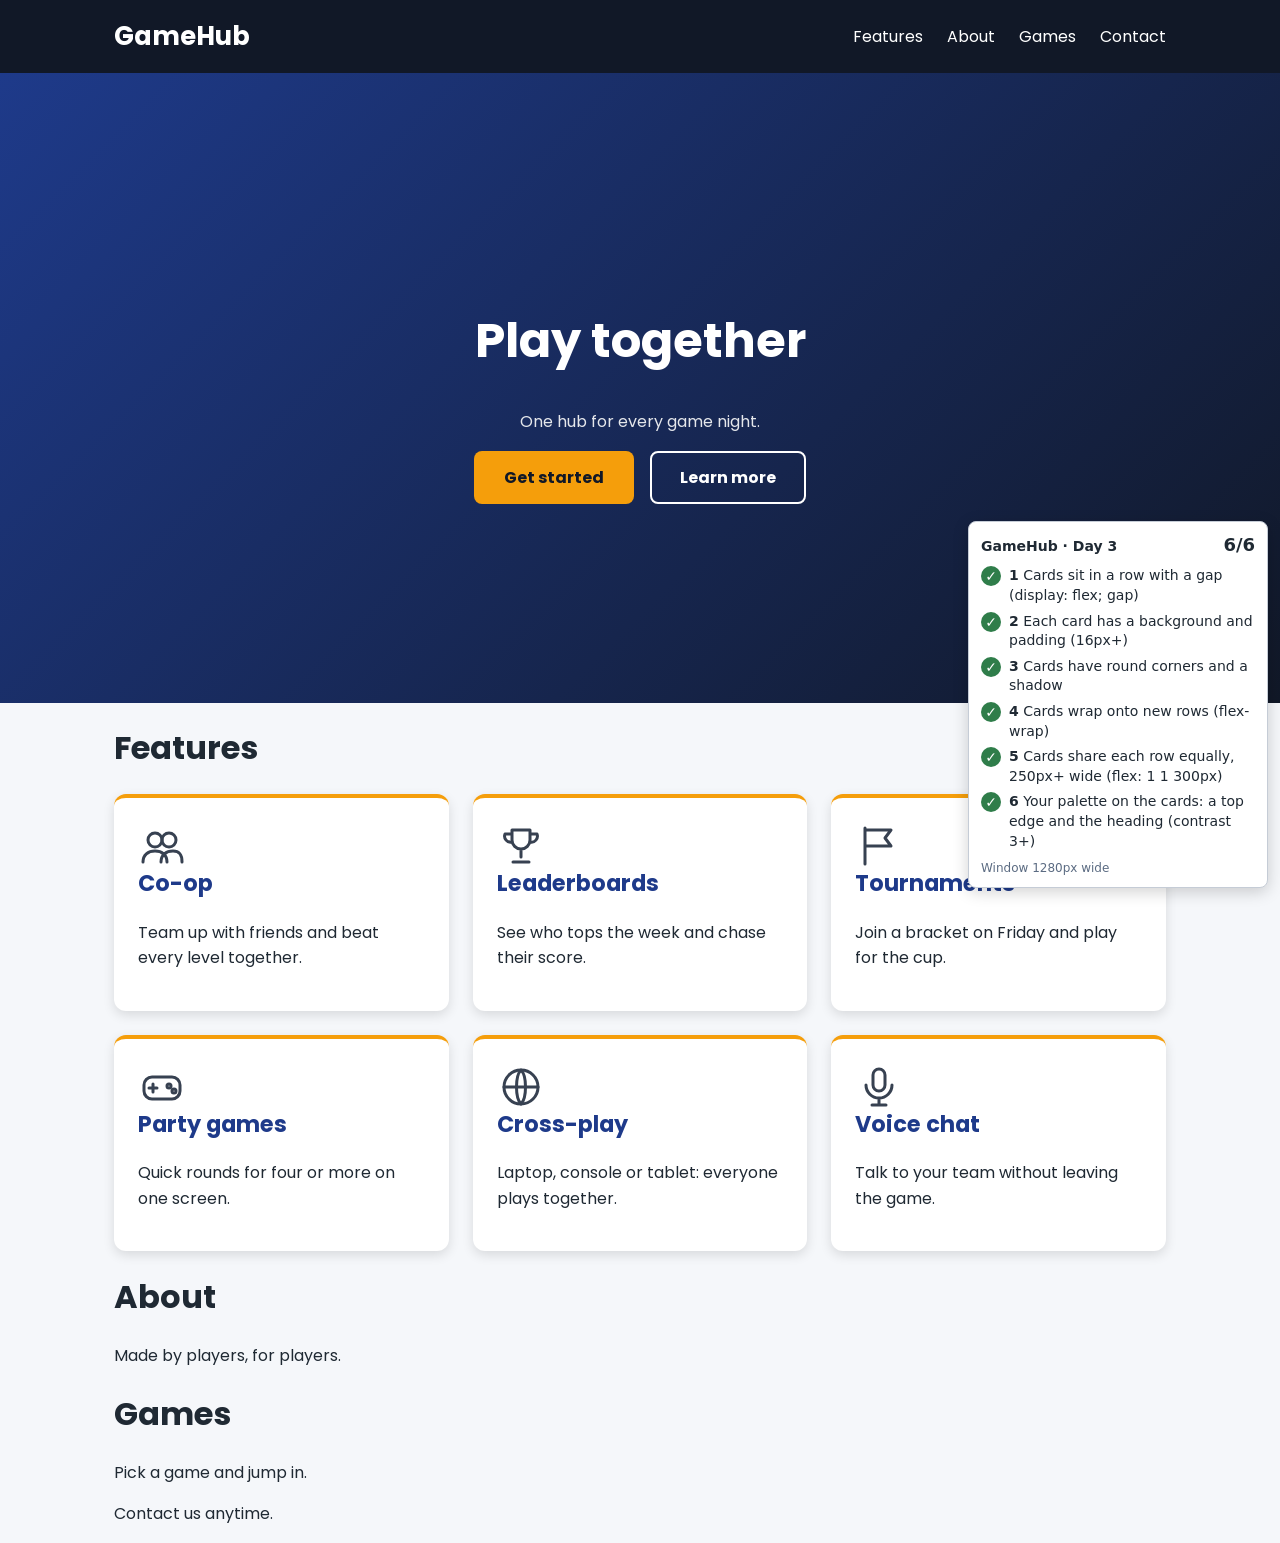
<file: gamehub.html>
<!DOCTYPE html>
<html lang="en">
<head>
  <meta charset="utf-8">
  <meta name="viewport" content="width=device-width, initial-scale=1">
  <title>GameHub</title>
  <link rel="stylesheet" href="style.css">
</head>
<body>
  <header class="site-header">
    <nav class="container nav" aria-label="Main">
      <a class="logo" href="#">GameHub</a>
      <ul class="nav-links">
        <li><a href="#features">Features</a></li>
        <li><a href="#about">About</a></li>
        <li><a href="#games">Games</a></li>
        <li><a href="#contact">Contact</a></li>
      </ul>
    </nav>
  </header>
  <main>
    <section class="hero">
      <div class="container hero-content">
        <h1>Play together</h1>
        <p class="tagline">One hub for every game night.</p>
        <div class="hero-buttons">
          <a class="btn btn-primary" href="#games">Get started</a>
          <a class="btn btn-secondary" href="#about">Learn more</a>
        </div>
      </div>
    </section>
    <section id="features" class="container features">
      <h2>Features</h2>
      <div class="cards">
        <article class="card">
          <img class="card-icon" src="data:image/svg+xml,%3Csvg xmlns='http://www.w3.org/2000/svg' viewBox='0 0 48 48' fill='none' stroke='%23374151' stroke-width='3' stroke-linecap='round' stroke-linejoin='round'%3E%3Ccircle cx='17' cy='18' r='7'/%3E%3Ccircle cx='31' cy='18' r='7'/%3E%3Cpath d='M5 40c0-7 5-11 12-11s12 4 12 11M23 40c0-7 5-11 12-11s9 4 9 11'/%3E%3C/svg%3E" alt="" width="48" height="48">
          <h3>Co-op</h3>
          <p>Team up with friends and beat every level together.</p>
        </article>
        <article class="card">
          <img class="card-icon" src="data:image/svg+xml,%3Csvg xmlns='http://www.w3.org/2000/svg' viewBox='0 0 48 48' fill='none' stroke='%23374151' stroke-width='3' stroke-linecap='round' stroke-linejoin='round'%3E%3Cpath d='M15 8h18v10a9 9 0 0 1-18 0zM15 12H8a6 6 0 0 0 7 8M33 12h7a6 6 0 0 1-7 8M24 27v8M16 40h16'/%3E%3C/svg%3E" alt="" width="48" height="48">
          <h3>Leaderboards</h3>
          <p>See who tops the week and chase their score.</p>
        </article>
        <article class="card">
          <img class="card-icon" src="data:image/svg+xml,%3Csvg xmlns='http://www.w3.org/2000/svg' viewBox='0 0 48 48' fill='none' stroke='%23374151' stroke-width='3' stroke-linecap='round' stroke-linejoin='round'%3E%3Cpath d='M10 42V6M10 8h26l-6 8 6 8H10'/%3E%3C/svg%3E" alt="" width="48" height="48">
          <h3>Tournaments</h3>
          <p>Join a bracket on Friday and play for the cup.</p>
        </article>
        <article class="card">
          <img class="card-icon" src="data:image/svg+xml,%3Csvg xmlns='http://www.w3.org/2000/svg' viewBox='0 0 48 48' fill='none' stroke='%23374151' stroke-width='3' stroke-linecap='round' stroke-linejoin='round'%3E%3Crect x='6' y='14' width='36' height='22' rx='8'/%3E%3Cpath d='M15 21v8M11 25h8'/%3E%3Ccircle cx='31' cy='23' r='2'/%3E%3Ccircle cx='36' cy='28' r='2'/%3E%3C/svg%3E" alt="" width="48" height="48">
          <h3>Party games</h3>
          <p>Quick rounds for four or more on one screen.</p>
        </article>
        <article class="card">
          <img class="card-icon" src="data:image/svg+xml,%3Csvg xmlns='http://www.w3.org/2000/svg' viewBox='0 0 48 48' fill='none' stroke='%23374151' stroke-width='3' stroke-linecap='round' stroke-linejoin='round'%3E%3Ccircle cx='24' cy='24' r='17'/%3E%3Cpath d='M7 24h34M24 7c6 6 6 28 0 34M24 7c-6 6-6 28 0 34'/%3E%3C/svg%3E" alt="" width="48" height="48">
          <h3>Cross-play</h3>
          <p>Laptop, console or tablet: everyone plays together.</p>
        </article>
        <article class="card">
          <img class="card-icon" src="data:image/svg+xml,%3Csvg xmlns='http://www.w3.org/2000/svg' viewBox='0 0 48 48' fill='none' stroke='%23374151' stroke-width='3' stroke-linecap='round' stroke-linejoin='round'%3E%3Crect x='18' y='6' width='12' height='22' rx='6'/%3E%3Cpath d='M11 22a13 13 0 0 0 26 0M24 35v7M17 42h14'/%3E%3C/svg%3E" alt="" width="48" height="48">
          <h3>Voice chat</h3>
          <p>Talk to your team without leaving the game.</p>
        </article>
      </div>
    </section>
    <section id="about" class="container"><h2>About</h2><p>Made by players, for players.</p></section>
    <section id="games" class="container"><h2>Games</h2><p>Pick a game and jump in.</p></section>
  </main>
  <footer id="contact" class="container"><p>Contact us anytime.</p></footer>
  <script src="check.js"></script>
</body>
</html>
</file>
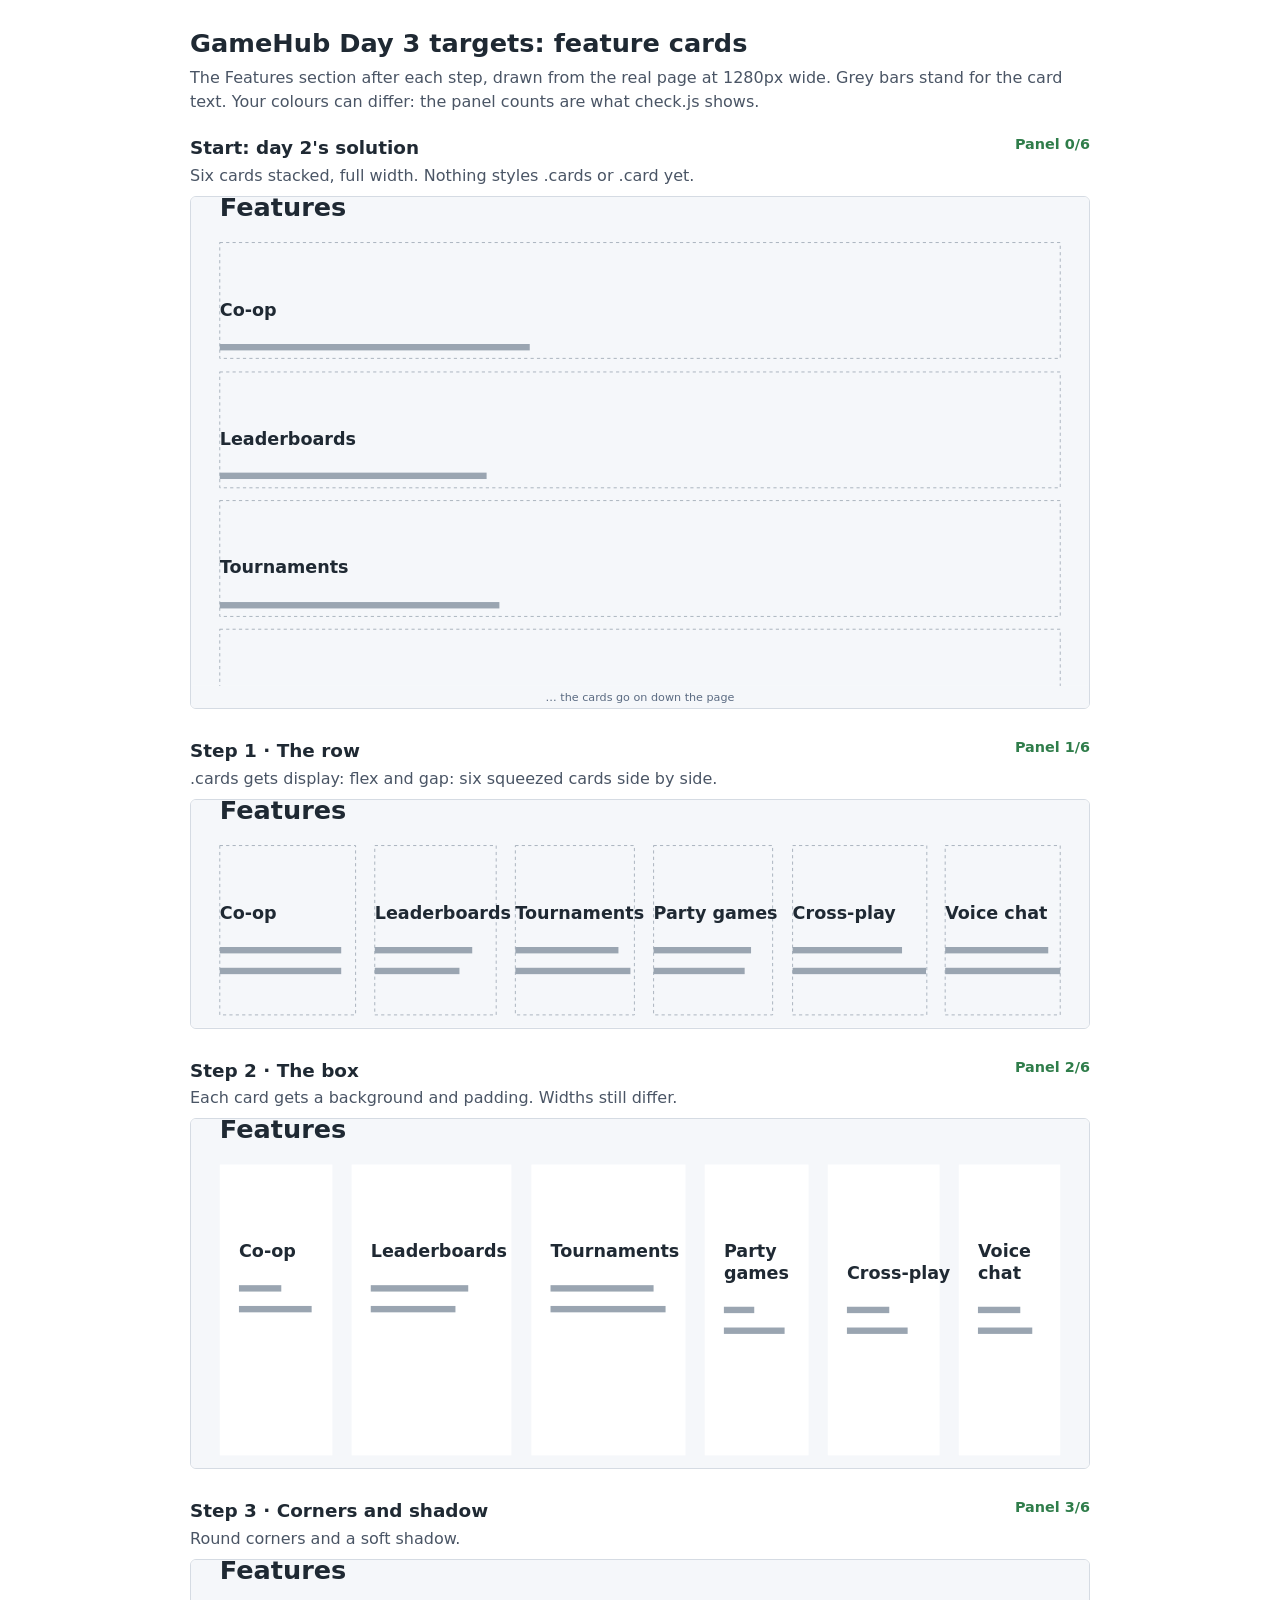
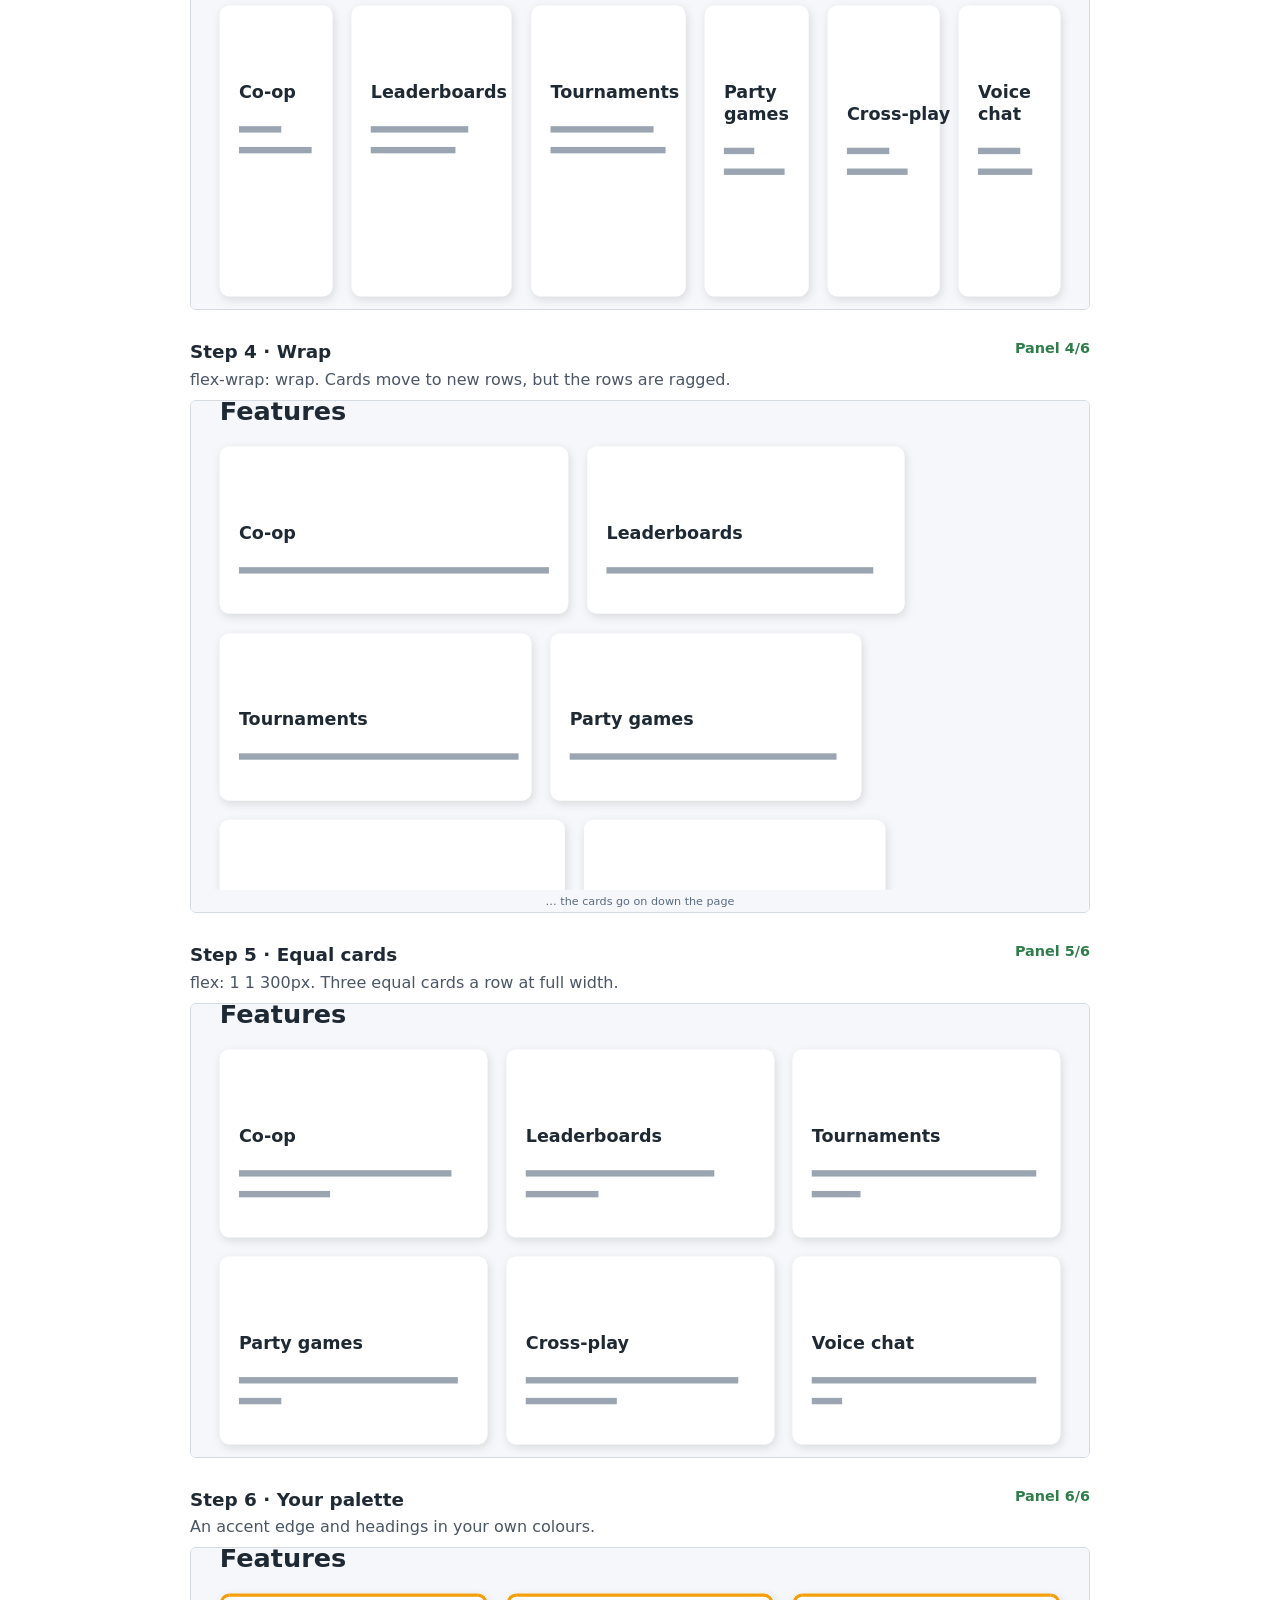
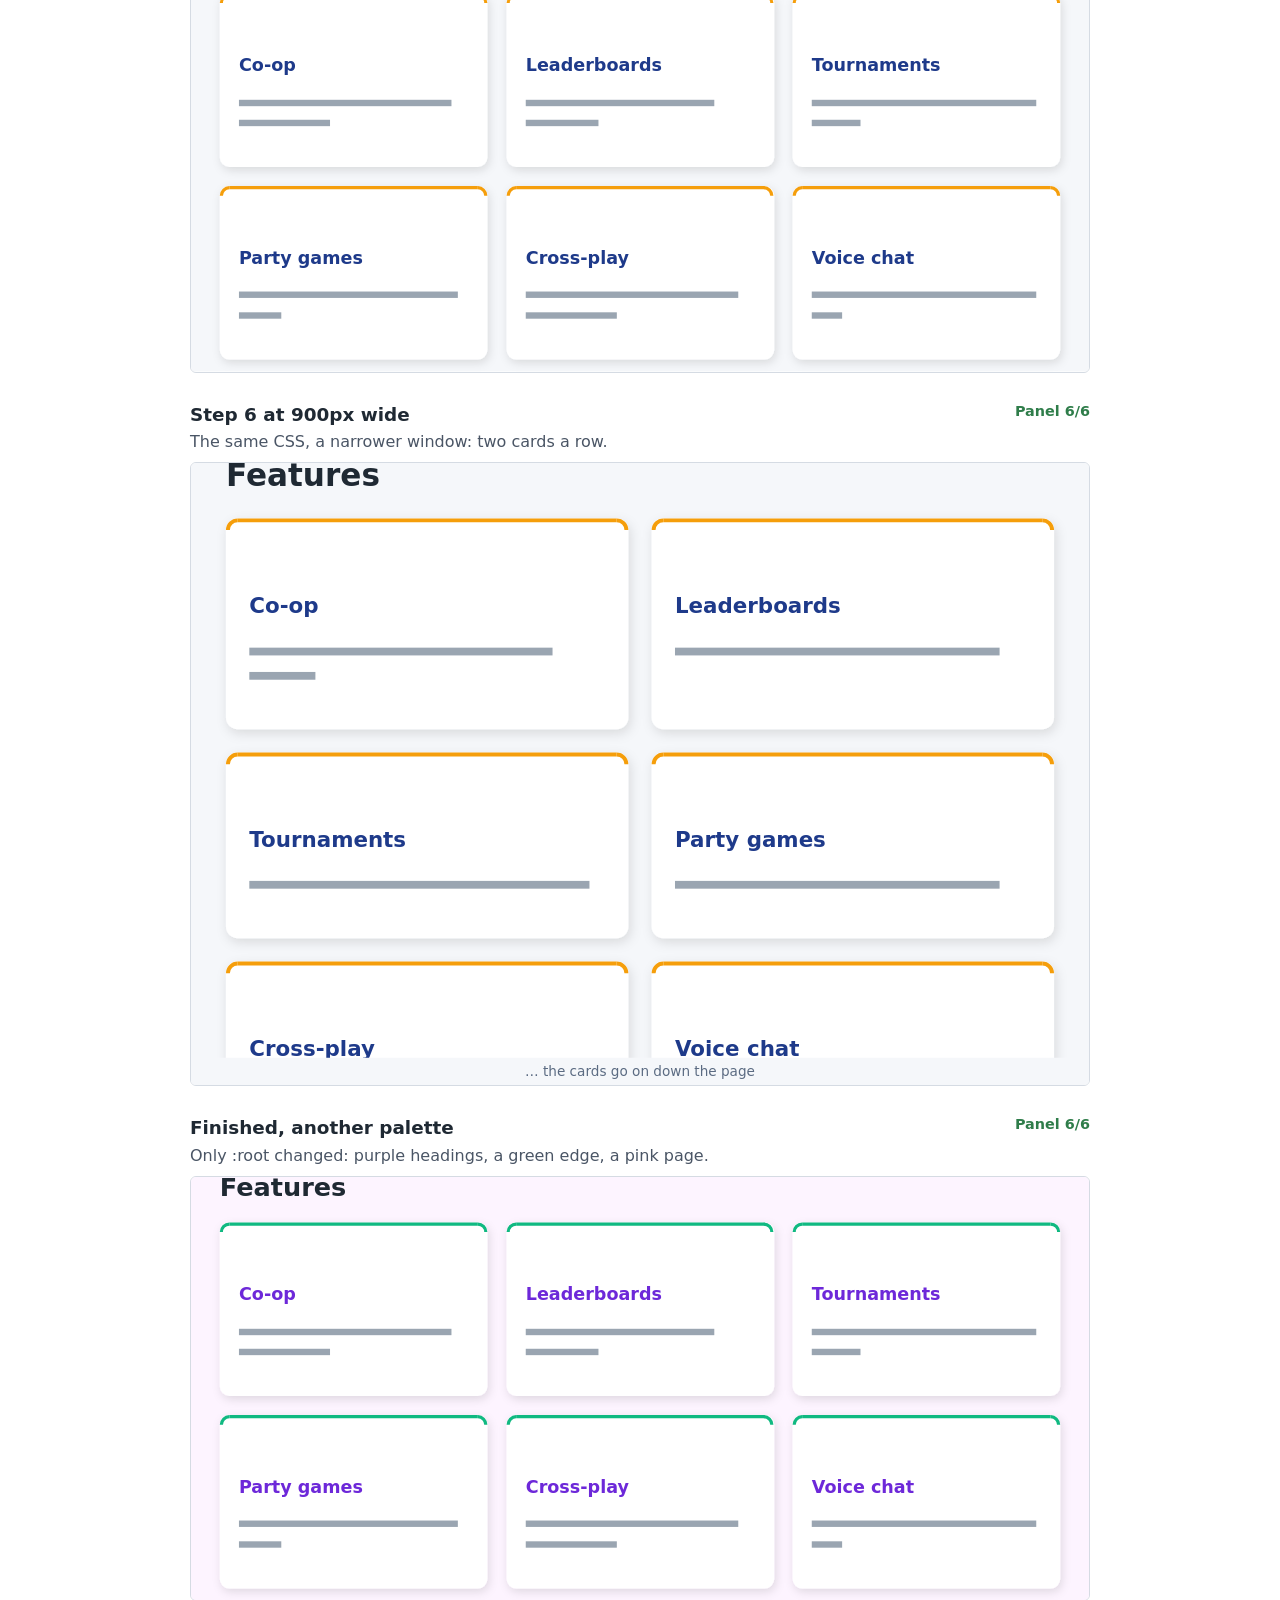
<file: targets.html>
<!DOCTYPE html>
<html lang="en">
<head>
<meta charset="utf-8">
<meta name="viewport" content="width=device-width, initial-scale=1">
<title>GameHub Day 3 targets</title>
<style>
  body { margin: 0; padding: 24px 16px; font: 16px/1.5 system-ui, "Segoe UI", Arial, sans-serif; color: #1f2933; background: #ffffff; }
  main { max-width: 900px; margin: 0 auto; }
  h1 { font-size: 1.6rem; margin: 0 0 4px; }
  .lead { margin: 0 0 20px; color: #4a5565; }
  .t { margin: 0 0 28px; }
  .t h2 { font-size: 1.15rem; margin: 0; display: flex; justify-content: space-between; gap: 12px; }
  .t p { margin: 2px 0 8px; color: #4a5565; }
  .score { font-size: .9rem; font-weight: 600; color: #2f7d4a; white-space: nowrap; }
  .pic { border: 1px solid #d5dbe3; border-radius: 6px; overflow: hidden; }
  .pic svg { display: block; }
</style>
</head>
<body>
<main>
<h1>GameHub Day 3 targets: feature cards</h1>
<p class="lead">The Features section after each step, drawn from the real page at 1280px wide. Grey bars stand for the card text. Your colours can differ: the panel counts are what check.js shows.</p>
<section class="t"><h2>Start: day 2's solution <span class="score">Panel 0/6</span></h2><p>Six cards stacked, full width. Nothing styles .cards or .card yet.</p><div class="pic"><svg viewBox="78 737 1124 640" width="100%" font-family="Poppins,system-ui,sans-serif"><rect x="78" y="737" width="1124" height="640" fill="#f5f7fa"/><rect x="114" y="794" width="1052" height="145" fill="none" stroke="#9aa5b1" stroke-dasharray="4 4"/><rect x="114" y="956" width="1052" height="145" fill="none" stroke="#9aa5b1" stroke-dasharray="4 4"/><rect x="114" y="1117" width="1052" height="145" fill="none" stroke="#9aa5b1" stroke-dasharray="4 4"/><rect x="114" y="1278" width="1052" height="145" fill="none" stroke="#9aa5b1" stroke-dasharray="4 4"/><rect x="114" y="1439" width="1052" height="145" fill="none" stroke="#9aa5b1" stroke-dasharray="4 4"/><rect x="114" y="1601" width="1052" height="145" fill="none" stroke="#9aa5b1" stroke-dasharray="4 4"/><g fill="#9aa5b1"><rect height="8" x="114" y="921" width="388"/><rect height="8" x="114" y="1082" width="334"/><rect height="8" x="114" y="1244" width="350"/><rect height="8" x="114" y="1405" width="334"/><rect height="8" x="114" y="1566" width="388"/><rect height="8" x="114" y="1727" width="327"/></g><g font-size="22" font-weight="700" fill="#1f2933"><text x="114" y="761" font-size="32">Features</text><text x="114" y="886">Co-op</text><text x="114" y="1047">Leaderboards</text><text x="114" y="1208">Tournaments</text><text x="114" y="1370">Party games</text><text x="114" y="1531">Cross-play</text><text x="114" y="1692">Voice chat</text></g><rect x="78" y="1349" width="1124" height="28" fill="#f5f7fa"/><text x="640" y="1368" text-anchor="middle" font-size="14" fill="#5b6b82">&#8230; the cards go on down the page</text></svg></div></section>
<section class="t"><h2>Step 1 · The row <span class="score">Panel 1/6</span></h2><p>.cards gets display: flex and gap: six squeezed cards side by side.</p><div class="pic"><svg viewBox="78 737 1124 285" width="100%" font-family="Poppins,system-ui,sans-serif"><rect x="78" y="737" width="1124" height="285" fill="#f5f7fa"/><rect x="114" y="794" width="170" height="212" fill="none" stroke="#9aa5b1" stroke-dasharray="4 4"/><rect x="308" y="794" width="152" height="212" fill="none" stroke="#9aa5b1" stroke-dasharray="4 4"/><rect x="484" y="794" width="149" height="212" fill="none" stroke="#9aa5b1" stroke-dasharray="4 4"/><rect x="657" y="794" width="149" height="212" fill="none" stroke="#9aa5b1" stroke-dasharray="4 4"/><rect x="831" y="794" width="168" height="212" fill="none" stroke="#9aa5b1" stroke-dasharray="4 4"/><rect x="1022" y="794" width="144" height="212" fill="none" stroke="#9aa5b1" stroke-dasharray="4 4"/><g fill="#9aa5b1"><rect height="8" x="114" y="921" width="152"/><rect height="8" x="114" y="947" width="152"/><rect height="8" x="308" y="921" width="122"/><rect height="8" x="308" y="947" width="106"/><rect height="8" x="484" y="921" width="129"/><rect height="8" x="484" y="947" width="144"/><rect height="8" x="657" y="921" width="122"/><rect height="8" x="657" y="947" width="114"/><rect height="8" x="831" y="921" width="137"/><rect height="8" x="831" y="947" width="167"/><rect height="8" x="1022" y="921" width="129"/><rect height="8" x="1022" y="947" width="144"/></g><g font-size="22" font-weight="700" fill="#1f2933"><text x="114" y="761" font-size="32">Features</text><text x="114" y="886">Co-op</text><text x="308" y="886">Leaderboards</text><text x="484" y="886">Tournaments</text><text x="657" y="886">Party games</text><text x="831" y="886">Cross-play</text><text x="1022" y="886">Voice chat</text></g></svg></div></section>
<section class="t"><h2>Step 2 · The box <span class="score">Panel 2/6</span></h2><p>Each card gets a background and padding. Widths still differ.</p><div class="pic"><svg viewBox="78 737 1124 437" width="100%" font-family="Poppins,system-ui,sans-serif"><rect x="78" y="737" width="1124" height="437" fill="#f5f7fa"/><rect x="114" y="794" width="141" height="364" fill="#fff"/><rect x="279" y="794" width="200" height="364" fill="#fff"/><rect x="504" y="794" width="193" height="364" fill="#fff"/><rect x="721" y="794" width="130" height="364" fill="#fff"/><rect x="875" y="794" width="140" height="364" fill="#fff"/><rect x="1039" y="794" width="127" height="364" fill="#fff"/><g fill="#9aa5b1"><rect height="8" x="138" y="945" width="53"/><rect height="8" x="138" y="971" width="91"/><rect height="8" x="303" y="945" width="122"/><rect height="8" x="303" y="971" width="106"/><rect height="8" x="528" y="945" width="129"/><rect height="8" x="528" y="971" width="144"/><rect height="8" x="745" y="972" width="38"/><rect height="8" x="745" y="998" width="76"/><rect height="8" x="899" y="972" width="53"/><rect height="8" x="899" y="998" width="76"/><rect height="8" x="1063" y="972" width="53"/><rect height="8" x="1063" y="998" width="68"/></g><g font-size="22" font-weight="700" fill="#1f2933"><text x="114" y="761" font-size="32">Features</text><text x="138" y="910">Co-op</text><text x="303" y="910">Leaderboards</text><text x="528" y="910">Tournaments</text><text x="745" y="910">Party</text><text x="745" y="937">games</text><text x="899" y="937">Cross-play</text><text x="1063" y="910">Voice</text><text x="1063" y="937">chat</text></g></svg></div></section>
<section class="t"><h2>Step 3 · Corners and shadow <span class="score">Panel 3/6</span></h2><p>Round corners and a soft shadow.</p><div class="pic"><svg viewBox="78 737 1124 437" width="100%" font-family="Poppins,system-ui,sans-serif"><defs><filter id="f"><feDropShadow dy="4" stdDeviation="6" flood-opacity=".12"/></filter></defs><rect x="78" y="737" width="1124" height="437" fill="#f5f7fa"/><rect x="114" y="794" width="141" height="364" rx="12" fill="#fff" filter="url(#f)"/><rect x="279" y="794" width="200" height="364" rx="12" fill="#fff" filter="url(#f)"/><rect x="504" y="794" width="193" height="364" rx="12" fill="#fff" filter="url(#f)"/><rect x="721" y="794" width="130" height="364" rx="12" fill="#fff" filter="url(#f)"/><rect x="875" y="794" width="140" height="364" rx="12" fill="#fff" filter="url(#f)"/><rect x="1039" y="794" width="127" height="364" rx="12" fill="#fff" filter="url(#f)"/><g fill="#9aa5b1"><rect height="8" x="138" y="945" width="53"/><rect height="8" x="138" y="971" width="91"/><rect height="8" x="303" y="945" width="122"/><rect height="8" x="303" y="971" width="106"/><rect height="8" x="528" y="945" width="129"/><rect height="8" x="528" y="971" width="144"/><rect height="8" x="745" y="972" width="38"/><rect height="8" x="745" y="998" width="76"/><rect height="8" x="899" y="972" width="53"/><rect height="8" x="899" y="998" width="76"/><rect height="8" x="1063" y="972" width="53"/><rect height="8" x="1063" y="998" width="68"/></g><g font-size="22" font-weight="700" fill="#1f2933"><text x="114" y="761" font-size="32">Features</text><text x="138" y="910">Co-op</text><text x="303" y="910">Leaderboards</text><text x="528" y="910">Tournaments</text><text x="745" y="910">Party</text><text x="745" y="937">games</text><text x="899" y="937">Cross-play</text><text x="1063" y="910">Voice</text><text x="1063" y="937">chat</text></g></svg></div></section>
<section class="t"><h2>Step 4 · Wrap <span class="score">Panel 4/6</span></h2><p>flex-wrap: wrap. Cards move to new rows, but the rows are ragged.</p><div class="pic"><svg viewBox="78 737 1124 640" width="100%" font-family="Poppins,system-ui,sans-serif"><defs><filter id="f"><feDropShadow dy="4" stdDeviation="6" flood-opacity=".12"/></filter></defs><rect x="78" y="737" width="1124" height="640" fill="#f5f7fa"/><rect x="114" y="794" width="436" height="209" rx="12" fill="#fff" filter="url(#f)"/><rect x="574" y="794" width="397" height="209" rx="12" fill="#fff" filter="url(#f)"/><rect x="114" y="1028" width="390" height="209" rx="12" fill="#fff" filter="url(#f)"/><rect x="528" y="1028" width="389" height="209" rx="12" fill="#fff" filter="url(#f)"/><rect x="114" y="1261" width="432" height="209" rx="12" fill="#fff" filter="url(#f)"/><rect x="570" y="1261" width="377" height="209" rx="12" fill="#fff" filter="url(#f)"/><g fill="#9aa5b1"><rect height="8" x="138" y="945" width="388"/><rect height="8" x="598" y="945" width="334"/><rect height="8" x="138" y="1178" width="350"/><rect height="8" x="552" y="1178" width="334"/><rect height="8" x="138" y="1412" width="388"/><rect height="8" x="594" y="1412" width="327"/></g><g font-size="22" font-weight="700" fill="#1f2933"><text x="114" y="761" font-size="32">Features</text><text x="138" y="910">Co-op</text><text x="598" y="910">Leaderboards</text><text x="138" y="1143">Tournaments</text><text x="552" y="1143">Party games</text><text x="138" y="1376">Cross-play</text><text x="594" y="1376">Voice chat</text></g><rect x="78" y="1349" width="1124" height="28" fill="#f5f7fa"/><text x="640" y="1368" text-anchor="middle" font-size="14" fill="#5b6b82">&#8230; the cards go on down the page</text></svg></div></section>
<section class="t"><h2>Step 5 · Equal cards <span class="score">Panel 5/6</span></h2><p>flex: 1 1 300px. Three equal cards a row at full width.</p><div class="pic"><svg viewBox="78 737 1124 567" width="100%" font-family="Poppins,system-ui,sans-serif"><defs><filter id="f"><feDropShadow dy="4" stdDeviation="6" flood-opacity=".12"/></filter></defs><rect x="78" y="737" width="1124" height="567" fill="#f5f7fa"/><rect x="114" y="794" width="335" height="235" rx="12" fill="#fff" filter="url(#f)"/><rect x="473" y="794" width="335" height="235" rx="12" fill="#fff" filter="url(#f)"/><rect x="831" y="794" width="335" height="235" rx="12" fill="#fff" filter="url(#f)"/><rect x="114" y="1053" width="335" height="235" rx="12" fill="#fff" filter="url(#f)"/><rect x="473" y="1053" width="335" height="235" rx="12" fill="#fff" filter="url(#f)"/><rect x="831" y="1053" width="335" height="235" rx="12" fill="#fff" filter="url(#f)"/><g fill="#9aa5b1"><rect height="8" x="138" y="945" width="266"/><rect height="8" x="138" y="971" width="114"/><rect height="8" x="497" y="945" width="236"/><rect height="8" x="497" y="971" width="91"/><rect height="8" x="855" y="945" width="281"/><rect height="8" x="855" y="971" width="61"/><rect height="8" x="138" y="1204" width="274"/><rect height="8" x="138" y="1230" width="53"/><rect height="8" x="497" y="1204" width="266"/><rect height="8" x="497" y="1230" width="114"/><rect height="8" x="855" y="1204" width="281"/><rect height="8" x="855" y="1230" width="38"/></g><g font-size="22" font-weight="700" fill="#1f2933"><text x="114" y="761" font-size="32">Features</text><text x="138" y="910">Co-op</text><text x="497" y="910">Leaderboards</text><text x="855" y="910">Tournaments</text><text x="138" y="1169">Party games</text><text x="497" y="1169">Cross-play</text><text x="855" y="1169">Voice chat</text></g></svg></div></section>
<section class="t"><h2>Step 6 · Your palette <span class="score">Panel 6/6</span></h2><p>An accent edge and headings in your own colours.</p><div class="pic"><svg viewBox="78 737 1124 530" width="100%" font-family="Poppins,system-ui,sans-serif"><defs><filter id="f"><feDropShadow dy="4" stdDeviation="6" flood-opacity=".12"/></filter></defs><rect x="78" y="737" width="1124" height="530" fill="#f5f7fa"/><rect x="114" y="794" width="335" height="217" rx="12" fill="#fff" filter="url(#f)"/><rect x="473" y="794" width="335" height="217" rx="12" fill="#fff" filter="url(#f)"/><rect x="831" y="794" width="335" height="217" rx="12" fill="#fff" filter="url(#f)"/><rect x="114" y="1035" width="335" height="217" rx="12" fill="#fff" filter="url(#f)"/><rect x="473" y="1035" width="335" height="217" rx="12" fill="#fff" filter="url(#f)"/><rect x="831" y="1035" width="335" height="217" rx="12" fill="#fff" filter="url(#f)"/><path d="M126 796h311" stroke="#f59e0b" stroke-width="4"/><path d="M116 806a10 10 0 0 1 10 -10M437 796a10 10 0 0 1 10 10" fill="none" stroke="#f59e0b" stroke-width="4"/><path d="M485 796h311" stroke="#f59e0b" stroke-width="4"/><path d="M475 806a10 10 0 0 1 10 -10M795 796a10 10 0 0 1 10 10" fill="none" stroke="#f59e0b" stroke-width="4"/><path d="M843 796h311" stroke="#f59e0b" stroke-width="4"/><path d="M833 806a10 10 0 0 1 10 -10M1154 796a10 10 0 0 1 10 10" fill="none" stroke="#f59e0b" stroke-width="4"/><path d="M126 1037h311" stroke="#f59e0b" stroke-width="4"/><path d="M116 1047a10 10 0 0 1 10 -10M437 1037a10 10 0 0 1 10 10" fill="none" stroke="#f59e0b" stroke-width="4"/><path d="M485 1037h311" stroke="#f59e0b" stroke-width="4"/><path d="M475 1047a10 10 0 0 1 10 -10M795 1037a10 10 0 0 1 10 10" fill="none" stroke="#f59e0b" stroke-width="4"/><path d="M843 1037h311" stroke="#f59e0b" stroke-width="4"/><path d="M833 1047a10 10 0 0 1 10 -10M1154 1037a10 10 0 0 1 10 10" fill="none" stroke="#f59e0b" stroke-width="4"/><g fill="#9aa5b1"><rect height="8" x="138" y="927" width="266"/><rect height="8" x="138" y="952" width="114"/><rect height="8" x="497" y="927" width="236"/><rect height="8" x="497" y="952" width="91"/><rect height="8" x="855" y="927" width="281"/><rect height="8" x="855" y="952" width="61"/><rect height="8" x="138" y="1167" width="274"/><rect height="8" x="138" y="1193" width="53"/><rect height="8" x="497" y="1167" width="266"/><rect height="8" x="497" y="1193" width="114"/><rect height="8" x="855" y="1167" width="281"/><rect height="8" x="855" y="1193" width="38"/></g><g font-size="22" font-weight="700" fill="#1f2933"><text x="114" y="761" font-size="32">Features</text><text x="138" y="891" fill="#1e3a8a">Co-op</text><text x="497" y="891" fill="#1e3a8a">Leaderboards</text><text x="855" y="891" fill="#1e3a8a">Tournaments</text><text x="138" y="1132" fill="#1e3a8a">Party games</text><text x="497" y="1132" fill="#1e3a8a">Cross-play</text><text x="855" y="1132" fill="#1e3a8a">Voice chat</text></g></svg></div></section>
<section class="t"><h2>Step 6 at 900px wide <span class="score">Panel 6/6</span></h2><p>The same CSS, a narrower window: two cards a row.</p><div class="pic"><svg viewBox="-12 737 924 640" width="100%" font-family="Poppins,system-ui,sans-serif"><defs><filter id="f"><feDropShadow dy="4" stdDeviation="6" flood-opacity=".12"/></filter></defs><rect x="-12" y="737" width="924" height="640" fill="#f5f7fa"/><rect x="24" y="794" width="414" height="217" rx="12" fill="#fff" filter="url(#f)"/><rect x="462" y="794" width="414" height="217" rx="12" fill="#fff" filter="url(#f)"/><rect x="24" y="1035" width="414" height="191" rx="12" fill="#fff" filter="url(#f)"/><rect x="462" y="1035" width="414" height="191" rx="12" fill="#fff" filter="url(#f)"/><rect x="24" y="1250" width="414" height="217" rx="12" fill="#fff" filter="url(#f)"/><rect x="462" y="1250" width="414" height="217" rx="12" fill="#fff" filter="url(#f)"/><path d="M36 796h390" stroke="#f59e0b" stroke-width="4"/><path d="M26 806a10 10 0 0 1 10 -10M426 796a10 10 0 0 1 10 10" fill="none" stroke="#f59e0b" stroke-width="4"/><path d="M474 796h390" stroke="#f59e0b" stroke-width="4"/><path d="M464 806a10 10 0 0 1 10 -10M864 796a10 10 0 0 1 10 10" fill="none" stroke="#f59e0b" stroke-width="4"/><path d="M36 1037h390" stroke="#f59e0b" stroke-width="4"/><path d="M26 1047a10 10 0 0 1 10 -10M426 1037a10 10 0 0 1 10 10" fill="none" stroke="#f59e0b" stroke-width="4"/><path d="M474 1037h390" stroke="#f59e0b" stroke-width="4"/><path d="M464 1047a10 10 0 0 1 10 -10M864 1037a10 10 0 0 1 10 10" fill="none" stroke="#f59e0b" stroke-width="4"/><path d="M36 1252h390" stroke="#f59e0b" stroke-width="4"/><path d="M26 1262a10 10 0 0 1 10 -10M426 1252a10 10 0 0 1 10 10" fill="none" stroke="#f59e0b" stroke-width="4"/><path d="M474 1252h390" stroke="#f59e0b" stroke-width="4"/><path d="M464 1262a10 10 0 0 1 10 -10M864 1252a10 10 0 0 1 10 10" fill="none" stroke="#f59e0b" stroke-width="4"/><g fill="#9aa5b1"><rect height="8" x="48" y="927" width="312"/><rect height="8" x="48" y="952" width="68"/><rect height="8" x="486" y="927" width="334"/><rect height="8" x="48" y="1167" width="350"/><rect height="8" x="486" y="1167" width="334"/><rect height="8" x="48" y="1382" width="312"/><rect height="8" x="48" y="1408" width="68"/><rect height="8" x="486" y="1382" width="327"/></g><g font-size="22" font-weight="700" fill="#1f2933"><text x="24" y="761" font-size="32">Features</text><text x="48" y="891" fill="#1e3a8a">Co-op</text><text x="486" y="891" fill="#1e3a8a">Leaderboards</text><text x="48" y="1132" fill="#1e3a8a">Tournaments</text><text x="486" y="1132" fill="#1e3a8a">Party games</text><text x="48" y="1347" fill="#1e3a8a">Cross-play</text><text x="486" y="1347" fill="#1e3a8a">Voice chat</text></g><rect x="-12" y="1349" width="924" height="28" fill="#f5f7fa"/><text x="450" y="1368" text-anchor="middle" font-size="14" fill="#5b6b82">&#8230; the cards go on down the page</text></svg></div></section>
<section class="t"><h2>Finished, another palette <span class="score">Panel 6/6</span></h2><p>Only :root changed: purple headings, a green edge, a pink page.</p><div class="pic"><svg viewBox="78 737 1124 530" width="100%" font-family="Poppins,system-ui,sans-serif"><defs><filter id="f"><feDropShadow dy="4" stdDeviation="6" flood-opacity=".12"/></filter></defs><rect x="78" y="737" width="1124" height="530" fill="#fdf4ff"/><rect x="114" y="794" width="335" height="217" rx="12" fill="#fff" filter="url(#f)"/><rect x="473" y="794" width="335" height="217" rx="12" fill="#fff" filter="url(#f)"/><rect x="831" y="794" width="335" height="217" rx="12" fill="#fff" filter="url(#f)"/><rect x="114" y="1035" width="335" height="217" rx="12" fill="#fff" filter="url(#f)"/><rect x="473" y="1035" width="335" height="217" rx="12" fill="#fff" filter="url(#f)"/><rect x="831" y="1035" width="335" height="217" rx="12" fill="#fff" filter="url(#f)"/><path d="M126 796h311" stroke="#10b981" stroke-width="4"/><path d="M116 806a10 10 0 0 1 10 -10M437 796a10 10 0 0 1 10 10" fill="none" stroke="#10b981" stroke-width="4"/><path d="M485 796h311" stroke="#10b981" stroke-width="4"/><path d="M475 806a10 10 0 0 1 10 -10M795 796a10 10 0 0 1 10 10" fill="none" stroke="#10b981" stroke-width="4"/><path d="M843 796h311" stroke="#10b981" stroke-width="4"/><path d="M833 806a10 10 0 0 1 10 -10M1154 796a10 10 0 0 1 10 10" fill="none" stroke="#10b981" stroke-width="4"/><path d="M126 1037h311" stroke="#10b981" stroke-width="4"/><path d="M116 1047a10 10 0 0 1 10 -10M437 1037a10 10 0 0 1 10 10" fill="none" stroke="#10b981" stroke-width="4"/><path d="M485 1037h311" stroke="#10b981" stroke-width="4"/><path d="M475 1047a10 10 0 0 1 10 -10M795 1037a10 10 0 0 1 10 10" fill="none" stroke="#10b981" stroke-width="4"/><path d="M843 1037h311" stroke="#10b981" stroke-width="4"/><path d="M833 1047a10 10 0 0 1 10 -10M1154 1037a10 10 0 0 1 10 10" fill="none" stroke="#10b981" stroke-width="4"/><g fill="#9aa5b1"><rect height="8" x="138" y="927" width="266"/><rect height="8" x="138" y="952" width="114"/><rect height="8" x="497" y="927" width="236"/><rect height="8" x="497" y="952" width="91"/><rect height="8" x="855" y="927" width="281"/><rect height="8" x="855" y="952" width="61"/><rect height="8" x="138" y="1167" width="274"/><rect height="8" x="138" y="1193" width="53"/><rect height="8" x="497" y="1167" width="266"/><rect height="8" x="497" y="1193" width="114"/><rect height="8" x="855" y="1167" width="281"/><rect height="8" x="855" y="1193" width="38"/></g><g font-size="22" font-weight="700" fill="#1f2933"><text x="114" y="761" font-size="32">Features</text><text x="138" y="891" fill="#6d28d9">Co-op</text><text x="497" y="891" fill="#6d28d9">Leaderboards</text><text x="855" y="891" fill="#6d28d9">Tournaments</text><text x="138" y="1132" fill="#6d28d9">Party games</text><text x="497" y="1132" fill="#6d28d9">Cross-play</text><text x="855" y="1132" fill="#6d28d9">Voice chat</text></g></svg></div></section>
</main>
</body>
</html>
</file>
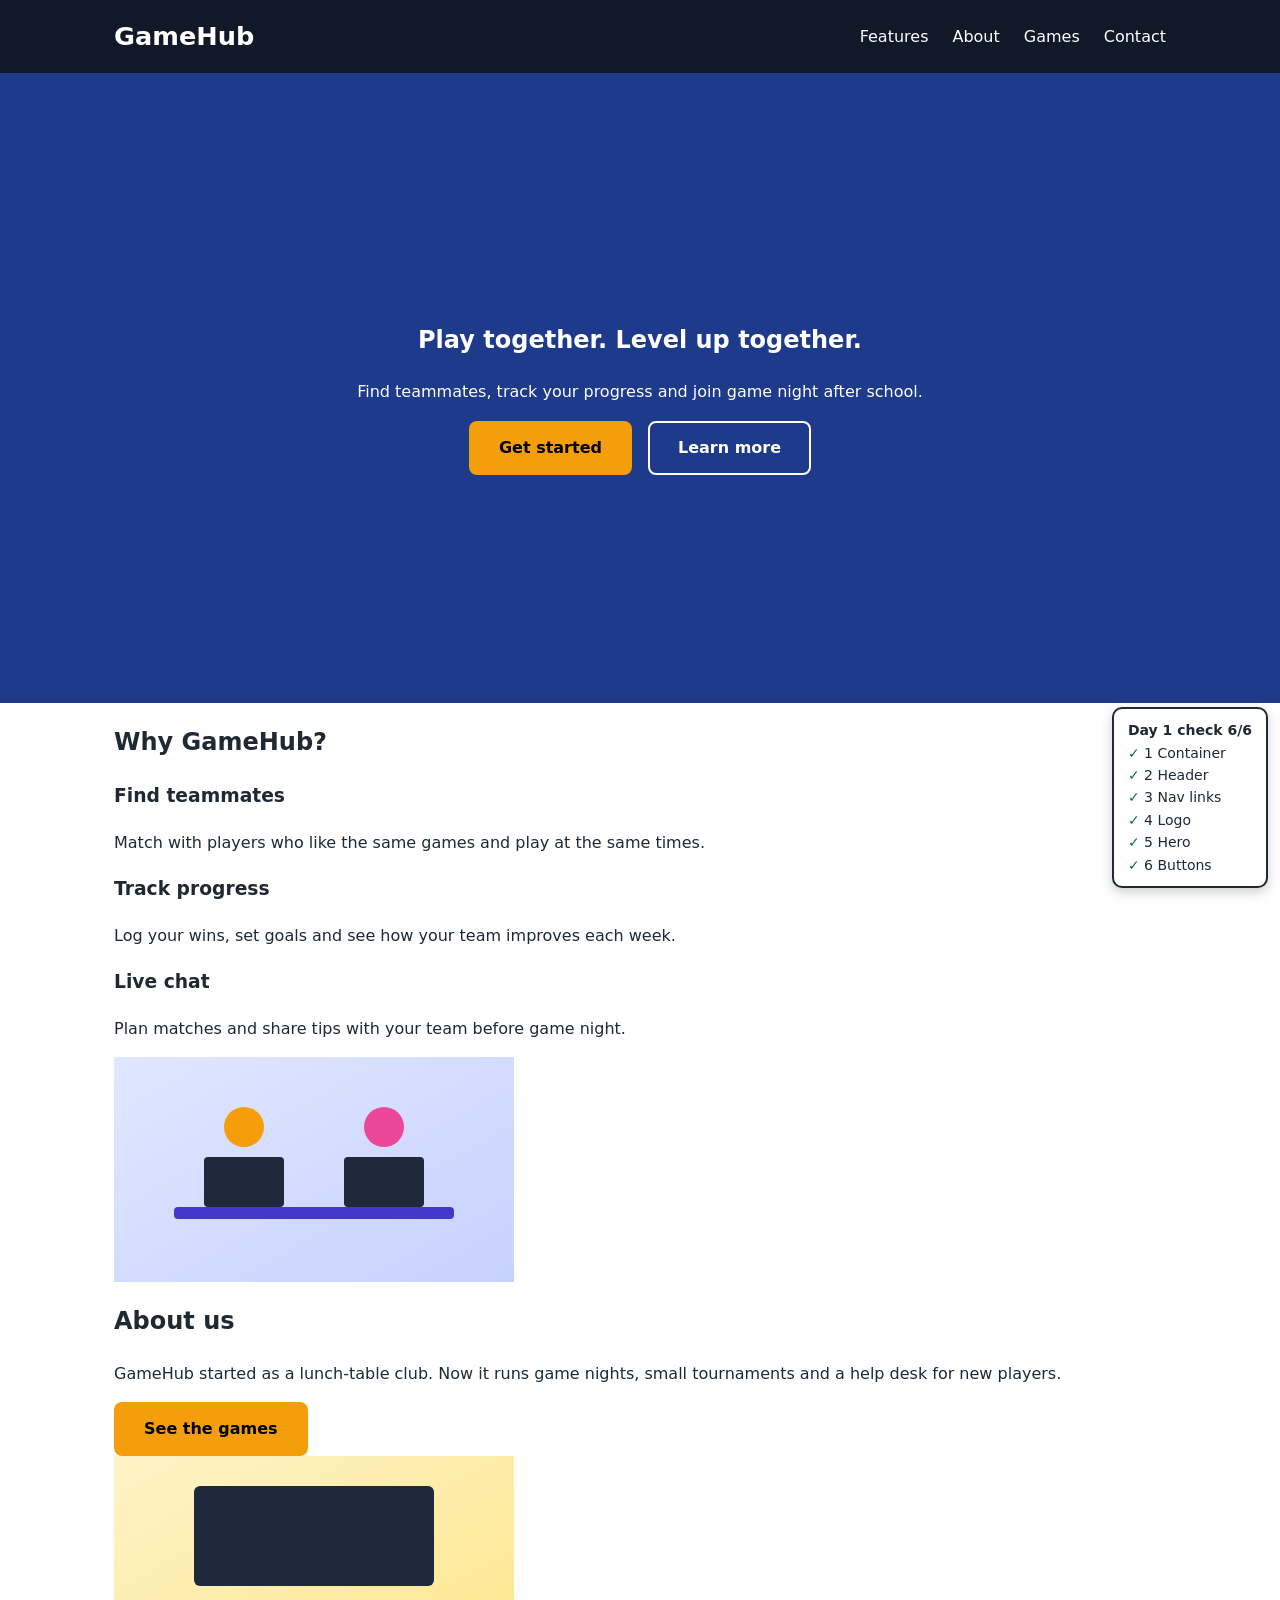
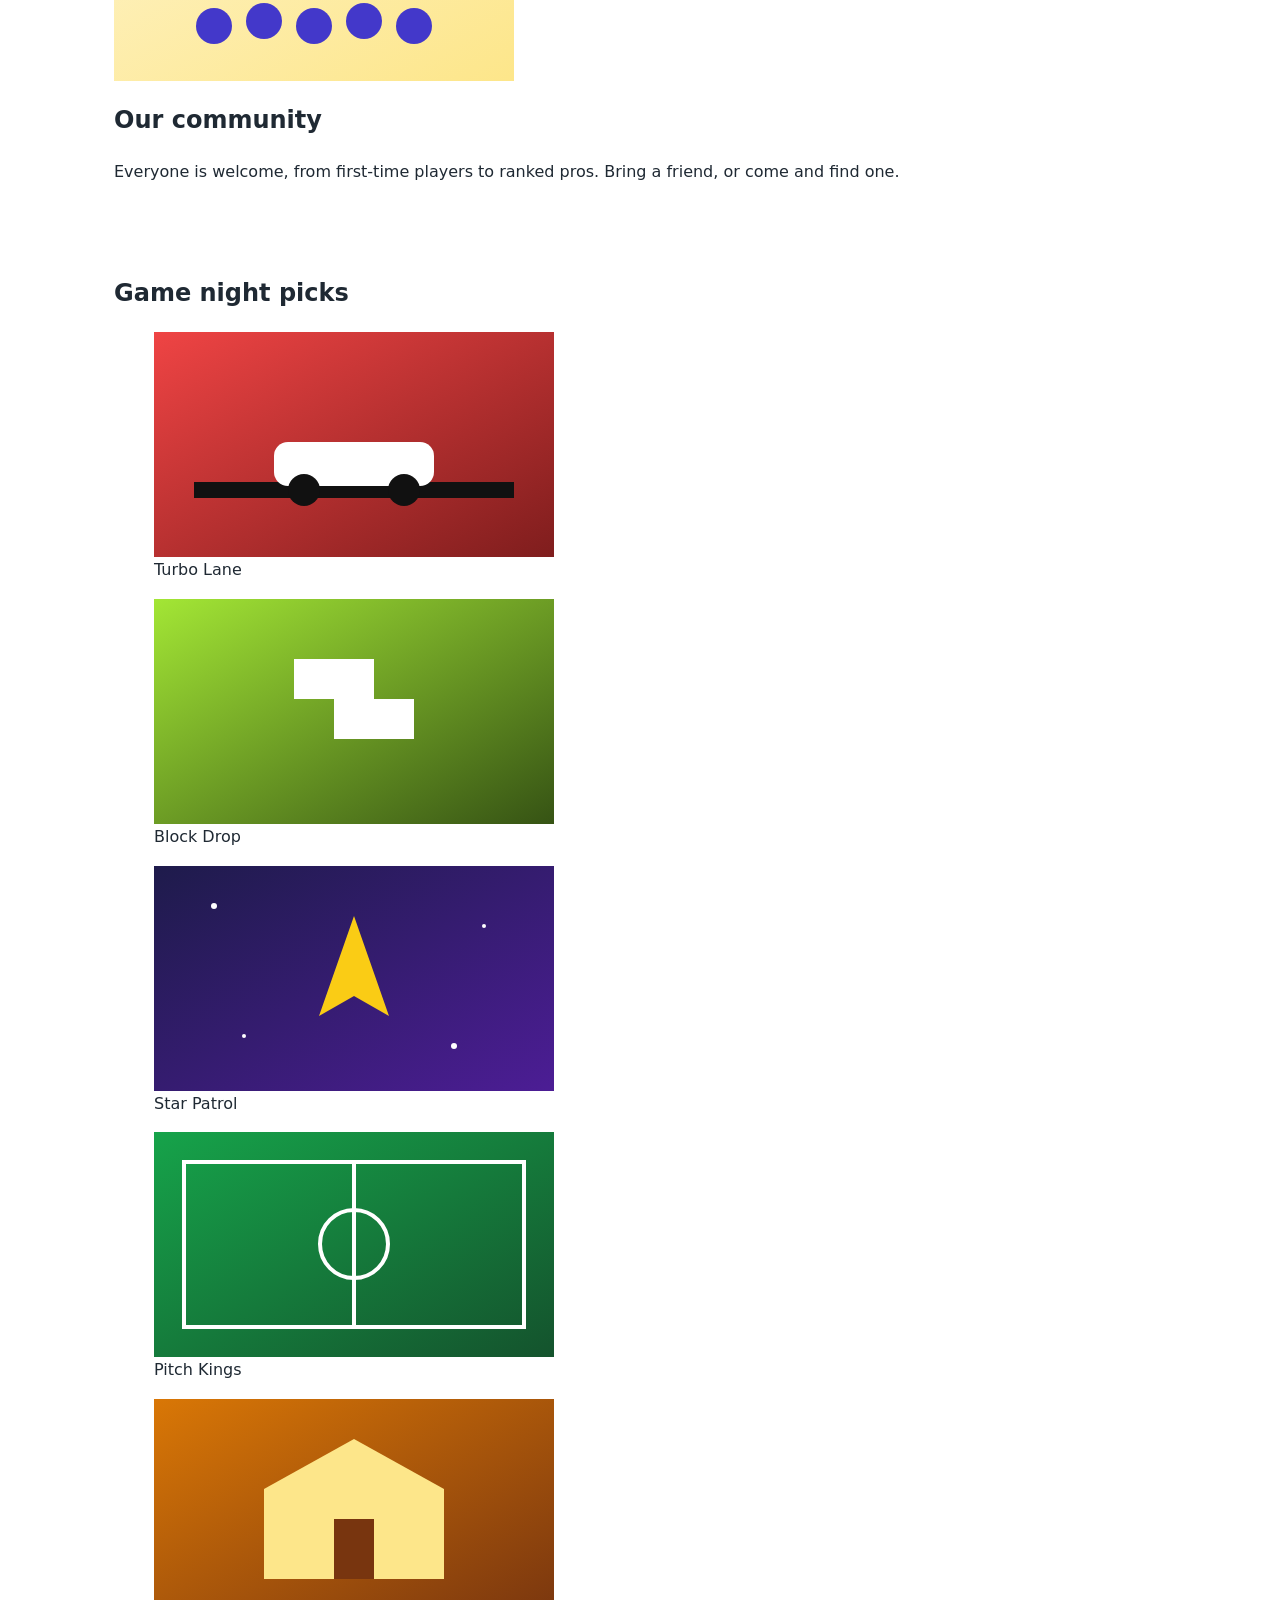
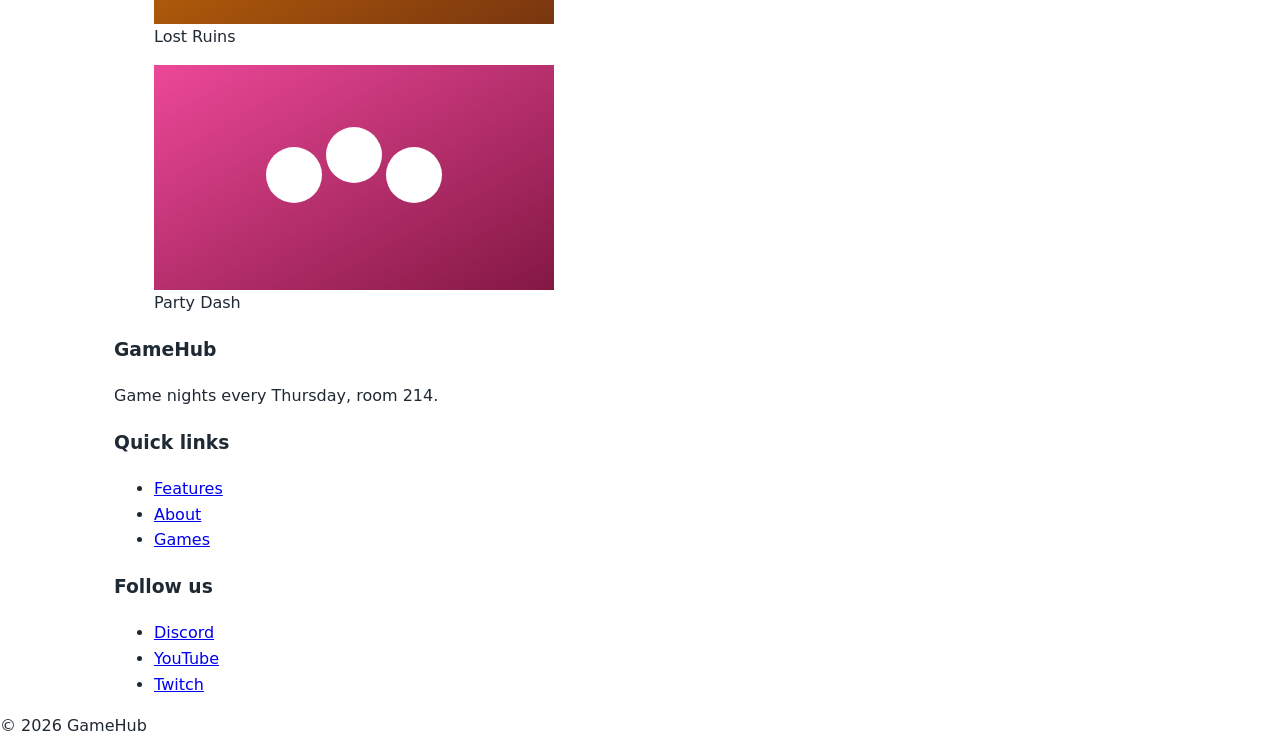
<file: lesson1-SetUp-Header-Hero/gamehub.html>
<!DOCTYPE html>
<html lang="en">
<head>
  <meta charset="utf-8">
  <meta name="viewport" content="width=device-width, initial-scale=1">
  <title>GameHub</title>
  <link rel="stylesheet" href="style.css">
</head>
<body>
  <!-- GameHub: you style this page over the next 10 days.
       Do not change this file; all your work goes in style.css. -->
  <header class="site-header">
    <nav class="container nav">
      <a class="logo" href="#">GameHub</a>
      <ul class="nav-links">
        <li><a href="#features">Features</a></li>
        <li><a href="#about">About</a></li>
        <li><a href="#games">Games</a></li>
        <li><a href="#contact">Contact</a></li>
      </ul>
    </nav>
  </header>

  <main>
    <section class="hero">
      <div class="container hero-content">
        <h1>Play together. Level up together.</h1>
        <p class="tagline">Find teammates, track your progress and join game night after school.</p>
        <div class="hero-buttons">
          <a class="btn btn-primary" href="#features">Get started</a>
          <a class="btn btn-secondary" href="#about">Learn more</a>
        </div>
      </div>
    </section>

    <section id="features" class="features">
      <div class="container">
        <h2>Why GameHub?</h2>
        <div class="cards">
          <article class="card">
            <h3>Find teammates</h3>
            <p>Match with players who like the same games and play at the same times.</p>
          </article>
          <article class="card">
            <h3>Track progress</h3>
            <p>Log your wins, set goals and see how your team improves each week.</p>
          </article>
          <article class="card">
            <h3>Live chat</h3>
            <p>Plan matches and share tips with your team before game night.</p>
          </article>
        </div>
      </div>
    </section>

    <section id="about" class="split">
      <div class="container split-row">
        <img src="[data-uri]" alt="Two players at a table with laptops and controllers">
        <div class="split-text">
          <h2>About us</h2>
          <p>GameHub started as a lunch-table club. Now it runs game nights, small tournaments and a help desk for new players.</p>
          <a class="btn btn-primary" href="#games">See the games</a>
        </div>
      </div>
    </section>

    <section id="community" class="split split-reverse">
      <div class="container split-row">
        <img src="[data-uri]" alt="A crowd cheering at a game night on a big screen">
        <div class="split-text">
          <h2>Our community</h2>
          <p>Everyone is welcome, from first-time players to ranked pros. Bring a friend, or come and find one.</p>
          <a class="btn btn-secondary" href="#contact">Join us</a>
        </div>
      </div>
    </section>

    <section id="games" class="games">
      <div class="container">
        <h2>Game night picks</h2>
        <div class="gallery">
          <figure class="game featured">
            <img src="[data-uri]" alt="Racing game cover">
            <figcaption>Turbo Lane</figcaption>
          </figure>
          <figure class="game">
            <img src="[data-uri]" alt="Puzzle game cover">
            <figcaption>Block Drop</figcaption>
          </figure>
          <figure class="game">
            <img src="[data-uri]" alt="Space game cover">
            <figcaption>Star Patrol</figcaption>
          </figure>
          <figure class="game">
            <img src="[data-uri]" alt="Soccer game cover">
            <figcaption>Pitch Kings</figcaption>
          </figure>
          <figure class="game">
            <img src="[data-uri]" alt="Adventure game cover">
            <figcaption>Lost Ruins</figcaption>
          </figure>
          <figure class="game">
            <img src="[data-uri]" alt="Party game cover">
            <figcaption>Party Dash</figcaption>
          </figure>
        </div>
      </div>
    </section>
  </main>

  <footer id="contact" class="site-footer">
    <div class="container footer-cols">
      <div class="footer-col">
        <h3>GameHub</h3>
        <p>Game nights every Thursday, room 214.</p>
      </div>
      <div class="footer-col">
        <h3>Quick links</h3>
        <ul>
          <li><a href="#features">Features</a></li>
          <li><a href="#about">About</a></li>
          <li><a href="#games">Games</a></li>
        </ul>
      </div>
      <div class="footer-col">
        <h3>Follow us</h3>
        <ul>
          <li><a href="#">Discord</a></li>
          <li><a href="#">YouTube</a></li>
          <li><a href="#">Twitch</a></li>
        </ul>
      </div>
    </div>
    <p class="copyright">&copy; 2026 GameHub</p>
  </footer>

  <script src="check.js"></script>
</body>
</html>
</file>
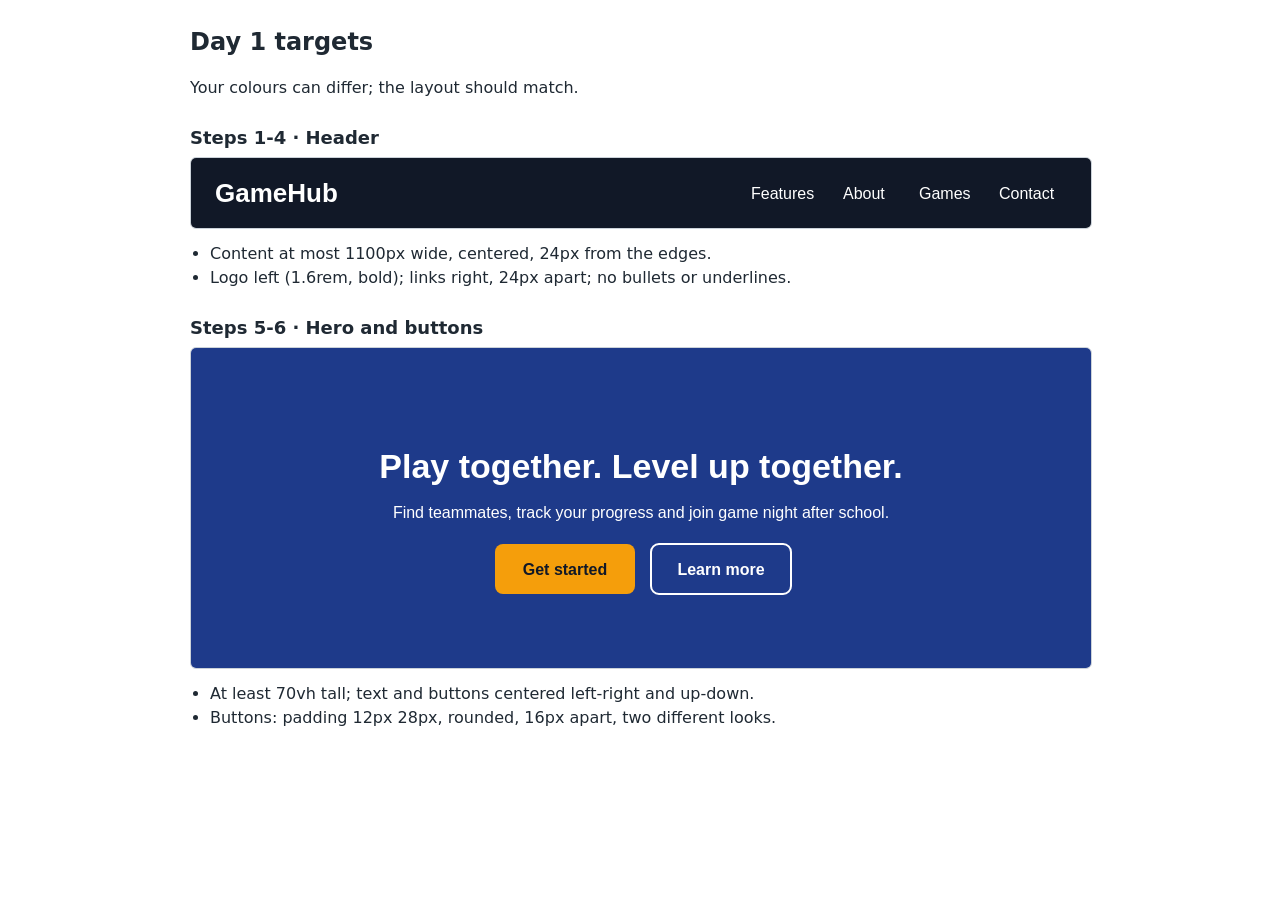
<file: lesson1-SetUp-Header-Hero/targets.html>
<!DOCTYPE html>
<html lang="en">
<head>
  <meta charset="utf-8">
  <meta name="viewport" content="width=device-width, initial-scale=1">
  <title>GameHub Day 1: targets</title>
  <style>
    body { margin: 0; padding: 24px 16px; font: 16px/1.5 system-ui, "Segoe UI", sans-serif; color: #1f2933; background: #fff; }
    main { max-width: 900px; margin: 0 auto; }
    h1 { font-size: 24px; margin: 0 0 4px; }
    h2 { font-size: 18px; margin: 24px 0 6px; }
    svg { width: 100%; height: auto; border: 1px solid #cbd2d9; border-radius: 6px; }
    ul { margin: 6px 0 0; padding-left: 20px; }
  </style>
</head>
<body>
<main>
  <h1>Day 1 targets</h1>
  <p>Your colours can differ; the layout should match.</p>

  <h2>Steps 1-4 · Header</h2>
  <svg viewBox="0 0 900 70" role="img" aria-label="Dark header: GameHub logo on the left, four links in a row on the right">
    <rect width="900" height="70" fill="#111827"/>
    <text x="24" y="44" font-size="26" font-weight="700" fill="#fff" font-family="sans-serif">GameHub</text>
    <g font-size="16" fill="#fff" font-family="sans-serif">
      <text x="560" y="41">Features</text><text x="652" y="41">About</text><text x="728" y="41">Games</text><text x="808" y="41">Contact</text>
    </g>
  </svg>
  <ul>
    <li>Content at most 1100px wide, centered, 24px from the edges.</li>
    <li>Logo left (1.6rem, bold); links right, 24px apart; no bullets or underlines.</li>
  </ul>

  <h2>Steps 5-6 · Hero and buttons</h2>
  <svg viewBox="0 0 900 320" role="img" aria-label="Tall blue hero: heading, tagline and two buttons, all centered">
    <rect width="900" height="320" fill="#1e3a8a"/>
    <text x="450" y="130" text-anchor="middle" font-size="34" font-weight="700" fill="#fff" font-family="sans-serif">Play together. Level up together.</text>
    <text x="450" y="170" text-anchor="middle" font-size="16" fill="#fff" font-family="sans-serif">Find teammates, track your progress and join game night after school.</text>
    <rect x="304" y="196" width="140" height="50" rx="8" fill="#f59e0b"/>
    <text x="374" y="227" text-anchor="middle" font-size="16" font-weight="700" fill="#111827" font-family="sans-serif">Get started</text>
    <rect x="460" y="196" width="140" height="50" rx="8" fill="none" stroke="#fff" stroke-width="2"/>
    <text x="530" y="227" text-anchor="middle" font-size="16" font-weight="700" fill="#fff" font-family="sans-serif">Learn more</text>
  </svg>
  <ul>
    <li>At least 70vh tall; text and buttons centered left-right and up-down.</li>
    <li>Buttons: padding 12px 28px, rounded, 16px apart, two different looks.</li>
  </ul>
</main>
</body>
</html>
</file>
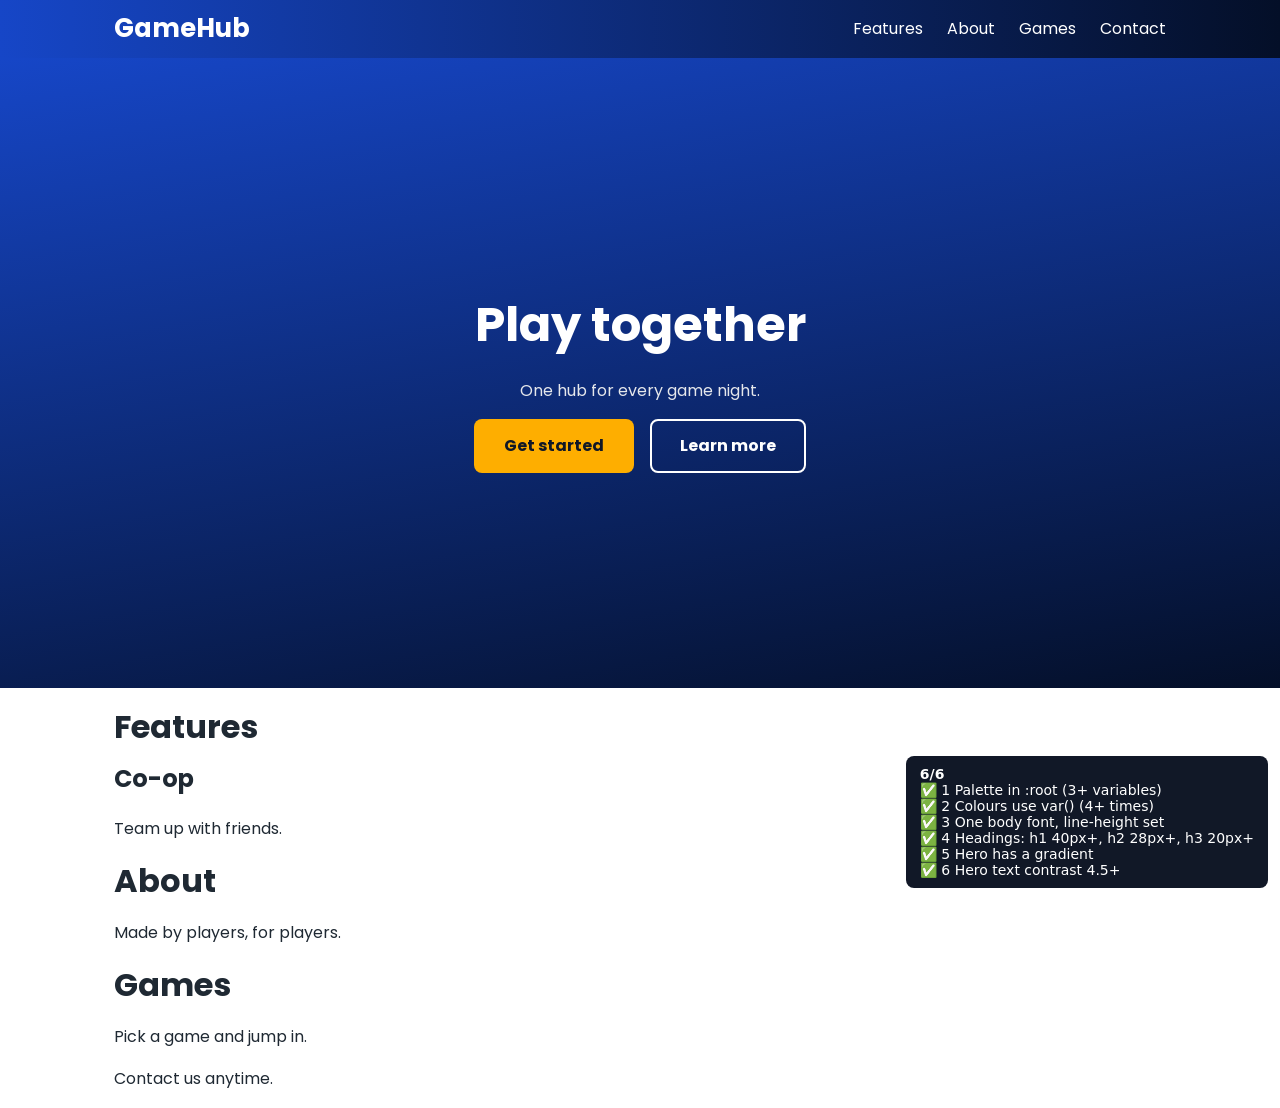
<file: lesson2-type-color/gamehub.html>
<!DOCTYPE html>
<html lang="en">
<head>
  <meta charset="utf-8">
  <meta name="viewport" content="width=device-width, initial-scale=1">
  <title>GameHub</title>
  <link rel="stylesheet" href="style.css">
</head>
<body>
  <header class="site-header">
    <nav class="container nav" aria-label="Main">
      <a class="logo" href="#">GameHub</a>
      <ul class="nav-links">
        <li><a href="#features">Features</a></li>
        <li><a href="#about">About</a></li>
        <li><a href="#games">Games</a></li>
        <li><a href="#contact">Contact</a></li>
      </ul>
    </nav>
  </header>
  <main>
    <section class="hero">
      <div class="container hero-content">
        <h1>Play together</h1>
        <p class="tagline">One hub for every game night.</p>
        <div class="hero-buttons">
          <a class="btn btn-primary" href="#games">Get started</a>
          <a class="btn btn-secondary" href="#about">Learn more</a>
        </div>
      </div>
    </section>
    <section id="features" class="container"><h2>Features</h2><h3>Co-op</h3><p>Team up with friends.</p></section>
    <section id="about" class="container"><h2>About</h2><p>Made by players, for players.</p></section>
    <section id="games" class="container"><h2>Games</h2><p>Pick a game and jump in.</p></section>
  </main>
  <footer id="contact" class="container"><p>Contact us anytime.</p></footer>
  <script src="check.js"></script>
</body>
</html>
</file>
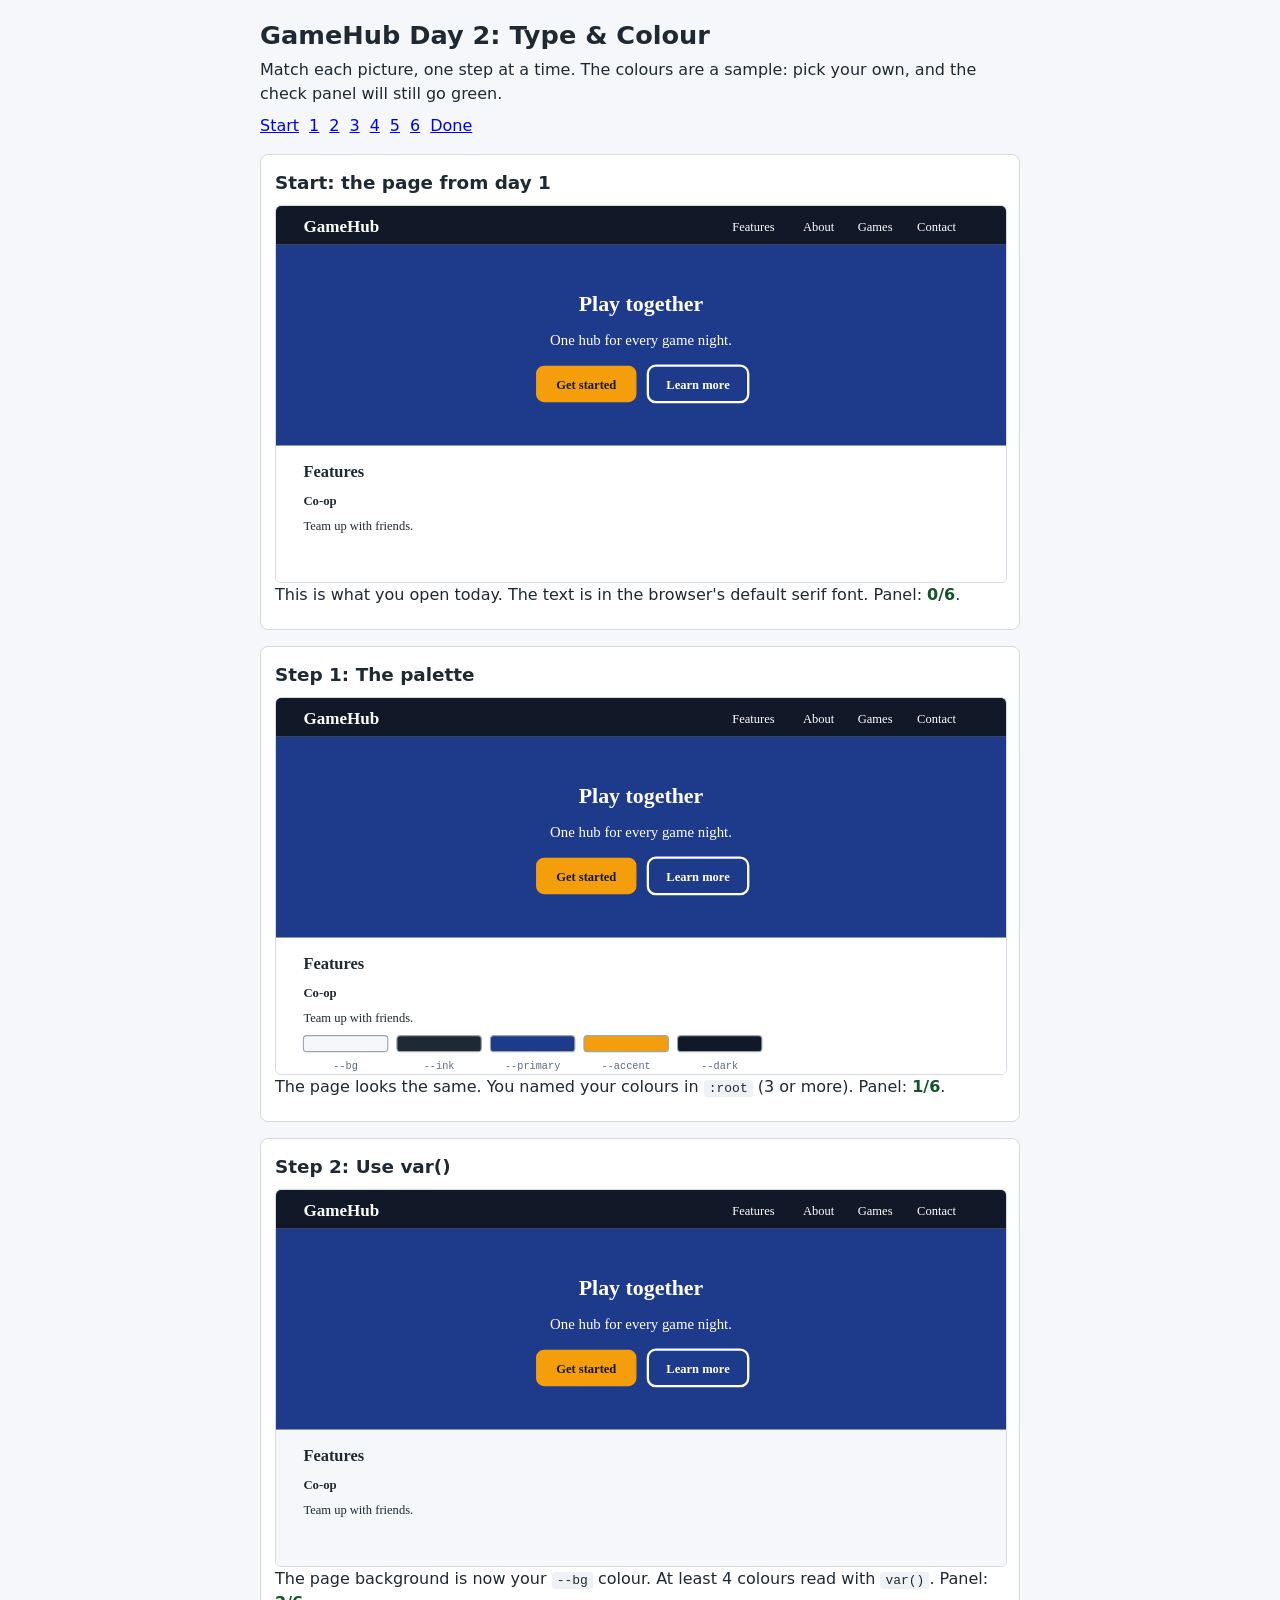
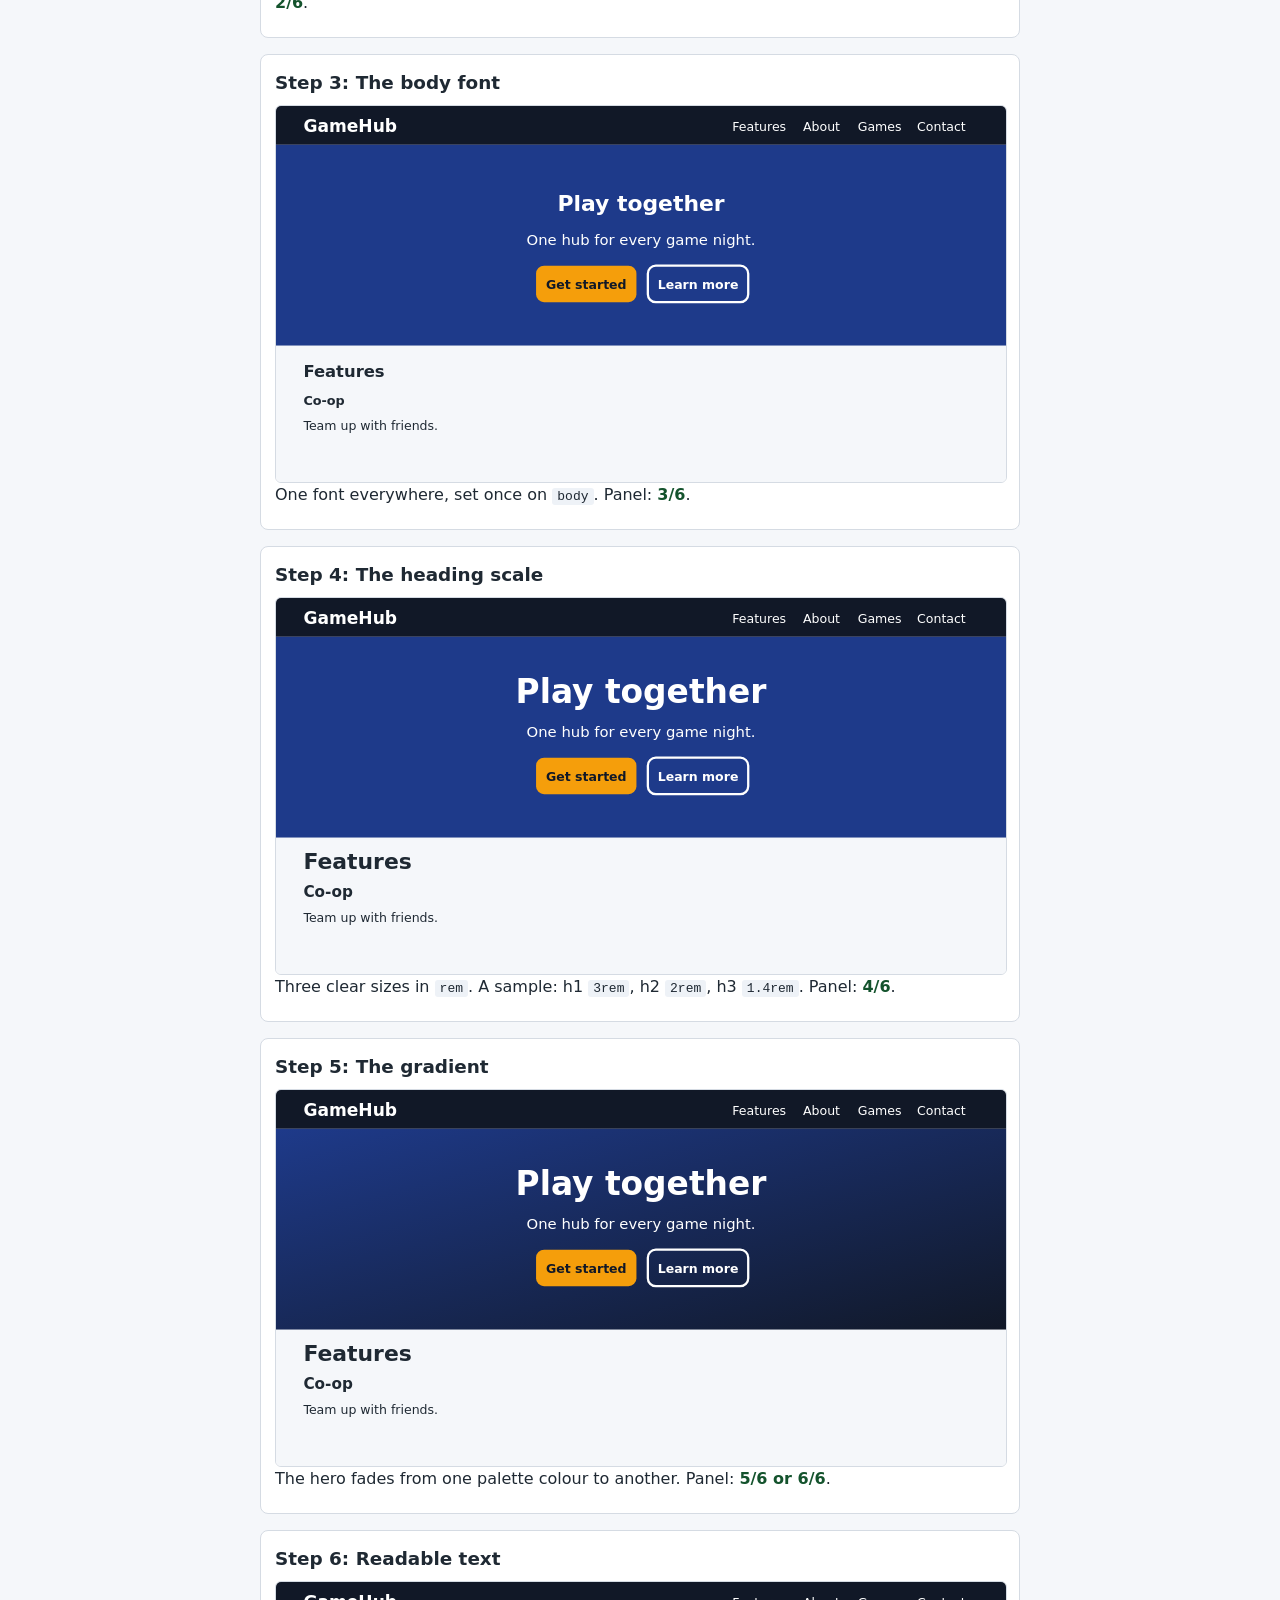
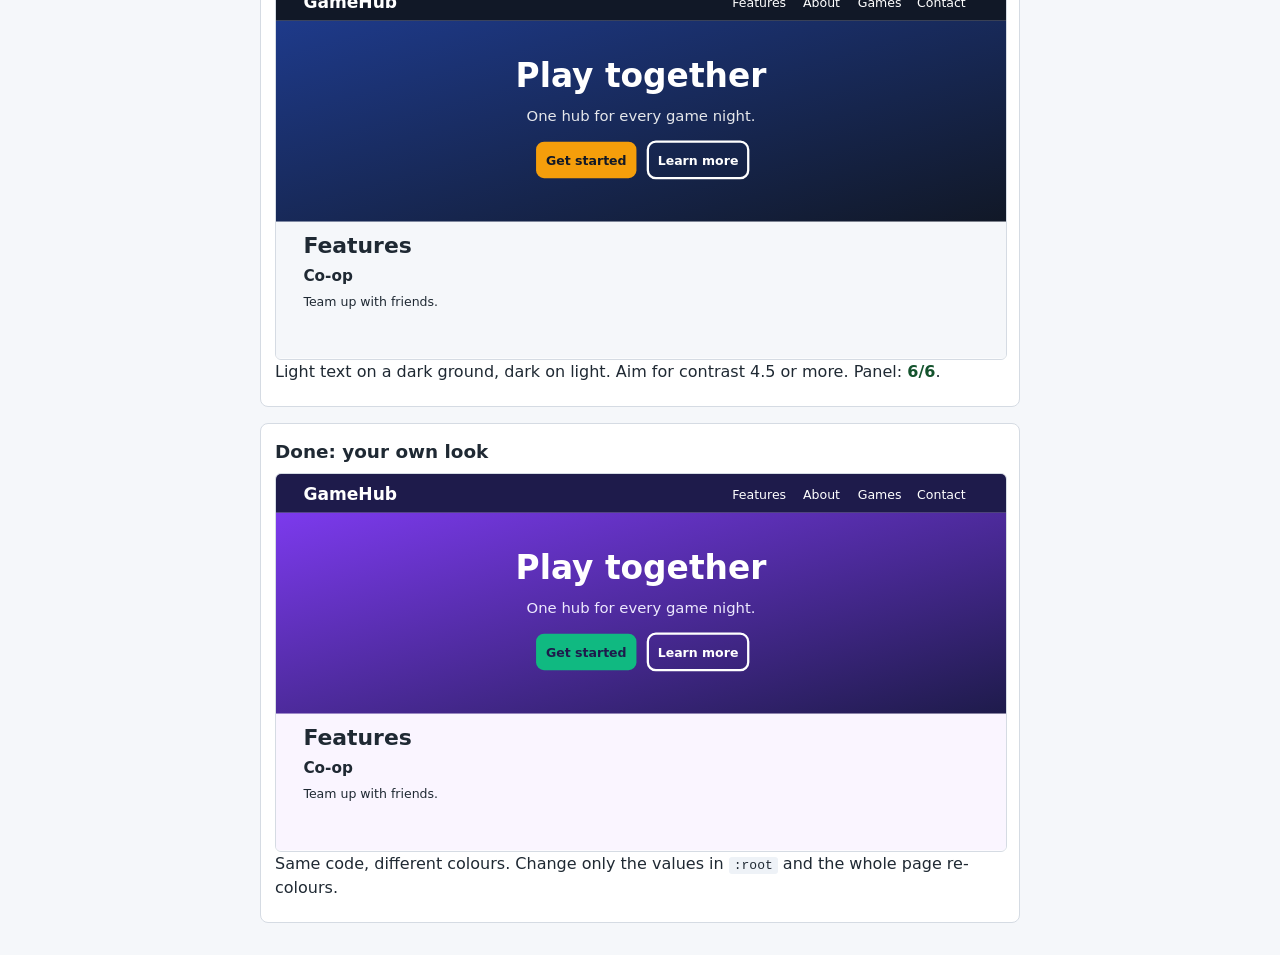
<file: lesson2-type-color/targets.html>
<!DOCTYPE html>
<html lang="en">
<head>
  <meta charset="utf-8">
  <meta name="viewport" content="width=device-width, initial-scale=1">
  <title>GameHub Day 2: Targets</title>
  <style>
    /* Plain styles on purpose: this page works offline and never links to your style.css. */
    body { font-family: system-ui, "Segoe UI", Arial, sans-serif; line-height: 1.5; color: #1f2933;
           max-width: 760px; margin: 0 auto; padding: 16px; background: #f5f7fa; }
    h1 { font-size: 1.6rem; margin: 0 0 4px; }
    h2 { font-size: 1.15rem; margin: 0 0 8px; }
    p { margin: 0 0 8px; }
    section { background: #fff; border: 1px solid #d5dbe3; border-radius: 8px; padding: 14px; margin: 16px 0; }
    .pic { width: 100%; height: auto; display: block; border: 1px solid #d5dbe3; border-radius: 6px; }
    .check { font-weight: 700; color: #14532d; }
    code { background: #eef2f7; padding: 1px 5px; border-radius: 3px; }
    nav a { margin-right: 10px; }
  </style>
</head>
<body>
  <header>
    <h1>GameHub Day 2: Type &amp; Colour</h1>
    <p>Match each picture, one step at a time. The colours are a sample: pick your own, and the check panel will still go green.</p>
    <nav aria-label="Steps">
      <a href="#s0">Start</a><a href="#s1">1</a><a href="#s2">2</a><a href="#s3">3</a><a href="#s4">4</a><a href="#s5">5</a><a href="#s6">6</a><a href="#s7">Done</a>
    </nav>
  </header>
  <main>
    <section id="s0">
      <h2>Start: the page from day 1</h2>
      <svg class="pic" viewBox="0 0 640 330" role="img" aria-labelledby="t0 d0"><title id="t0">Start: the day 1 page</title><desc id="d0">Plain white page, dark header, flat blue hero, serif text in the browser default font.</desc><rect width="640" height="330" fill="#fff"/><rect width="640" height="34" fill="#111827"/><text x="24" y="23" font-size="15" font-weight="700" fill="#fff" font-family="Times New Roman,serif">GameHub</text><g font-size="11" fill="#fff" font-family="Times New Roman,serif"><text x="400" y="22">Features</text><text x="462" y="22">About</text><text x="510" y="22">Games</text><text x="562" y="22">Contact</text></g><rect y="34" width="640" height="176" fill="#1e3a8a"/><text x="320" y="92" text-anchor="middle" font-size="19.2" font-weight="700" fill="#fff" font-family="Times New Roman,serif">Play together</text><text x="320" y="122" text-anchor="middle" font-size="13" fill="#fff" font-family="Times New Roman,serif">One hub for every game night.</text><rect x="228" y="140" width="88" height="32" rx="7" fill="#f59e0b"/><text x="272" y="160" text-anchor="middle" font-size="11" font-weight="700" fill="#111827" font-family="Times New Roman,serif">Get started</text><rect x="326" y="140" width="88" height="32" rx="7" fill="none" stroke="#fff" stroke-width="2"/><text x="370" y="160" text-anchor="middle" font-size="11" font-weight="700" fill="#fff" font-family="Times New Roman,serif">Learn more</text><text x="24" y="238" font-size="14.4" font-weight="700" fill="#1f2933" font-family="Times New Roman,serif">Features</text><text x="24" y="262" font-size="11.2" font-weight="700" fill="#1f2933" font-family="Times New Roman,serif">Co-op</text><text x="24" y="284" font-size="11" fill="#1f2933" font-family="Times New Roman,serif">Team up with friends.</text></svg>
      <p>This is what you open today. The text is in the browser's default serif font. Panel: <span class="check">0/6</span>.</p>
    </section>
    <section id="s1">
      <h2>Step 1: The palette</h2>
      <svg class="pic" viewBox="0 0 640 330" role="img" aria-labelledby="t1 d1"><title id="t1">Step 1: the palette</title><desc id="d1">The page looks the same; your named colours sit in :root.</desc><rect width="640" height="330" fill="#fff"/><rect width="640" height="34" fill="#111827"/><text x="24" y="23" font-size="15" font-weight="700" fill="#fff" font-family="Times New Roman,serif">GameHub</text><g font-size="11" fill="#fff" font-family="Times New Roman,serif"><text x="400" y="22">Features</text><text x="462" y="22">About</text><text x="510" y="22">Games</text><text x="562" y="22">Contact</text></g><rect y="34" width="640" height="176" fill="#1e3a8a"/><text x="320" y="92" text-anchor="middle" font-size="19.2" font-weight="700" fill="#fff" font-family="Times New Roman,serif">Play together</text><text x="320" y="122" text-anchor="middle" font-size="13" fill="#fff" font-family="Times New Roman,serif">One hub for every game night.</text><rect x="228" y="140" width="88" height="32" rx="7" fill="#f59e0b"/><text x="272" y="160" text-anchor="middle" font-size="11" font-weight="700" fill="#111827" font-family="Times New Roman,serif">Get started</text><rect x="326" y="140" width="88" height="32" rx="7" fill="none" stroke="#fff" stroke-width="2"/><text x="370" y="160" text-anchor="middle" font-size="11" font-weight="700" fill="#fff" font-family="Times New Roman,serif">Learn more</text><text x="24" y="238" font-size="14.4" font-weight="700" fill="#1f2933" font-family="Times New Roman,serif">Features</text><text x="24" y="262" font-size="11.2" font-weight="700" fill="#1f2933" font-family="Times New Roman,serif">Co-op</text><text x="24" y="284" font-size="11" fill="#1f2933" font-family="Times New Roman,serif">Team up with friends.</text><rect x="24" y="296" width="74" height="14" rx="3" fill="#f5f7fa" stroke="#9aa5b1"/><text x="61" y="325" text-anchor="middle" font-size="9" font-family="monospace" fill="#5b6b82">--bg</text><rect x="106" y="296" width="74" height="14" rx="3" fill="#1f2933" stroke="#9aa5b1"/><text x="143" y="325" text-anchor="middle" font-size="9" font-family="monospace" fill="#5b6b82">--ink</text><rect x="188" y="296" width="74" height="14" rx="3" fill="#1e3a8a" stroke="#9aa5b1"/><text x="225" y="325" text-anchor="middle" font-size="9" font-family="monospace" fill="#5b6b82">--primary</text><rect x="270" y="296" width="74" height="14" rx="3" fill="#f59e0b" stroke="#9aa5b1"/><text x="307" y="325" text-anchor="middle" font-size="9" font-family="monospace" fill="#5b6b82">--accent</text><rect x="352" y="296" width="74" height="14" rx="3" fill="#111827" stroke="#9aa5b1"/><text x="389" y="325" text-anchor="middle" font-size="9" font-family="monospace" fill="#5b6b82">--dark</text></svg>
      <p>The page looks the same. You named your colours in <code>:root</code> (3 or more). Panel: <span class="check">1/6</span>.</p>
    </section>
    <section id="s2">
      <h2>Step 2: Use var()</h2>
      <svg class="pic" viewBox="0 0 640 330" role="img" aria-labelledby="t2 d2"><title id="t2">Step 2: use var()</title><desc id="d2">Page background is now light grey from --bg; header and buttons look the same.</desc><rect width="640" height="330" fill="#f5f7fa"/><rect width="640" height="34" fill="#111827"/><text x="24" y="23" font-size="15" font-weight="700" fill="#fff" font-family="Times New Roman,serif">GameHub</text><g font-size="11" fill="#fff" font-family="Times New Roman,serif"><text x="400" y="22">Features</text><text x="462" y="22">About</text><text x="510" y="22">Games</text><text x="562" y="22">Contact</text></g><rect y="34" width="640" height="176" fill="#1e3a8a"/><text x="320" y="92" text-anchor="middle" font-size="19.2" font-weight="700" fill="#fff" font-family="Times New Roman,serif">Play together</text><text x="320" y="122" text-anchor="middle" font-size="13" fill="#fff" font-family="Times New Roman,serif">One hub for every game night.</text><rect x="228" y="140" width="88" height="32" rx="7" fill="#f59e0b"/><text x="272" y="160" text-anchor="middle" font-size="11" font-weight="700" fill="#111827" font-family="Times New Roman,serif">Get started</text><rect x="326" y="140" width="88" height="32" rx="7" fill="none" stroke="#fff" stroke-width="2"/><text x="370" y="160" text-anchor="middle" font-size="11" font-weight="700" fill="#fff" font-family="Times New Roman,serif">Learn more</text><text x="24" y="238" font-size="14.4" font-weight="700" fill="#1f2933" font-family="Times New Roman,serif">Features</text><text x="24" y="262" font-size="11.2" font-weight="700" fill="#1f2933" font-family="Times New Roman,serif">Co-op</text><text x="24" y="284" font-size="11" fill="#1f2933" font-family="Times New Roman,serif">Team up with friends.</text></svg>
      <p>The page background is now your <code>--bg</code> colour. At least 4 colours read with <code>var()</code>. Panel: <span class="check">2/6</span>.</p>
    </section>
    <section id="s3">
      <h2>Step 3: The body font</h2>
      <svg class="pic" viewBox="0 0 640 330" role="img" aria-labelledby="t3 d3"><title id="t3">Step 3: the body font</title><desc id="d3">Same page with one clean sans-serif font in the nav, headings, text and buttons.</desc><rect width="640" height="330" fill="#f5f7fa"/><rect width="640" height="34" fill="#111827"/><text x="24" y="23" font-size="15" font-weight="700" fill="#fff" font-family="Poppins,system-ui,Segoe UI,Arial,sans-serif">GameHub</text><g font-size="11" fill="#fff" font-family="Poppins,system-ui,Segoe UI,Arial,sans-serif"><text x="400" y="22">Features</text><text x="462" y="22">About</text><text x="510" y="22">Games</text><text x="562" y="22">Contact</text></g><rect y="34" width="640" height="176" fill="#1e3a8a"/><text x="320" y="92" text-anchor="middle" font-size="19.2" font-weight="700" fill="#fff" font-family="Poppins,system-ui,Segoe UI,Arial,sans-serif">Play together</text><text x="320" y="122" text-anchor="middle" font-size="13" fill="#fff" font-family="Poppins,system-ui,Segoe UI,Arial,sans-serif">One hub for every game night.</text><rect x="228" y="140" width="88" height="32" rx="7" fill="#f59e0b"/><text x="272" y="160" text-anchor="middle" font-size="11" font-weight="700" fill="#111827" font-family="Poppins,system-ui,Segoe UI,Arial,sans-serif">Get started</text><rect x="326" y="140" width="88" height="32" rx="7" fill="none" stroke="#fff" stroke-width="2"/><text x="370" y="160" text-anchor="middle" font-size="11" font-weight="700" fill="#fff" font-family="Poppins,system-ui,Segoe UI,Arial,sans-serif">Learn more</text><text x="24" y="238" font-size="14.4" font-weight="700" fill="#1f2933" font-family="Poppins,system-ui,Segoe UI,Arial,sans-serif">Features</text><text x="24" y="262" font-size="11.2" font-weight="700" fill="#1f2933" font-family="Poppins,system-ui,Segoe UI,Arial,sans-serif">Co-op</text><text x="24" y="284" font-size="11" fill="#1f2933" font-family="Poppins,system-ui,Segoe UI,Arial,sans-serif">Team up with friends.</text></svg>
      <p>One font everywhere, set once on <code>body</code>. Panel: <span class="check">3/6</span>.</p>
    </section>
    <section id="s4">
      <h2>Step 4: The heading scale</h2>
      <svg class="pic" viewBox="0 0 640 330" role="img" aria-labelledby="t4 d4"><title id="t4">Step 4: the heading scale</title><desc id="d4">Heading sizes: h1 largest, h2 smaller, h3 smaller again.</desc><rect width="640" height="330" fill="#f5f7fa"/><rect width="640" height="34" fill="#111827"/><text x="24" y="23" font-size="15" font-weight="700" fill="#fff" font-family="Poppins,system-ui,Segoe UI,Arial,sans-serif">GameHub</text><g font-size="11" fill="#fff" font-family="Poppins,system-ui,Segoe UI,Arial,sans-serif"><text x="400" y="22">Features</text><text x="462" y="22">About</text><text x="510" y="22">Games</text><text x="562" y="22">Contact</text></g><rect y="34" width="640" height="176" fill="#1e3a8a"/><text x="320" y="92" text-anchor="middle" font-size="28.8" font-weight="700" fill="#fff" font-family="Poppins,system-ui,Segoe UI,Arial,sans-serif">Play together</text><text x="320" y="122" text-anchor="middle" font-size="13" fill="#fff" font-family="Poppins,system-ui,Segoe UI,Arial,sans-serif">One hub for every game night.</text><rect x="228" y="140" width="88" height="32" rx="7" fill="#f59e0b"/><text x="272" y="160" text-anchor="middle" font-size="11" font-weight="700" fill="#111827" font-family="Poppins,system-ui,Segoe UI,Arial,sans-serif">Get started</text><rect x="326" y="140" width="88" height="32" rx="7" fill="none" stroke="#fff" stroke-width="2"/><text x="370" y="160" text-anchor="middle" font-size="11" font-weight="700" fill="#fff" font-family="Poppins,system-ui,Segoe UI,Arial,sans-serif">Learn more</text><text x="24" y="238" font-size="19.2" font-weight="700" fill="#1f2933" font-family="Poppins,system-ui,Segoe UI,Arial,sans-serif">Features</text><text x="24" y="262" font-size="13.4" font-weight="700" fill="#1f2933" font-family="Poppins,system-ui,Segoe UI,Arial,sans-serif">Co-op</text><text x="24" y="284" font-size="11" fill="#1f2933" font-family="Poppins,system-ui,Segoe UI,Arial,sans-serif">Team up with friends.</text></svg>
      <p>Three clear sizes in <code>rem</code>. A sample: h1 <code>3rem</code>, h2 <code>2rem</code>, h3 <code>1.4rem</code>. Panel: <span class="check">4/6</span>.</p>
    </section>
    <section id="s5">
      <h2>Step 5: The gradient</h2>
      <svg class="pic" viewBox="0 0 640 330" role="img" aria-labelledby="t5 d5"><title id="t5">Step 5: the gradient</title><desc id="d5">The hero fades diagonally from blue to dark.</desc><defs><linearGradient id="g5" x1="0" y1="0" x2="1" y2="1"><stop offset="0" stop-color="#1e3a8a"/><stop offset="1" stop-color="#111827"/></linearGradient></defs><rect width="640" height="330" fill="#f5f7fa"/><rect width="640" height="34" fill="#111827"/><text x="24" y="23" font-size="15" font-weight="700" fill="#fff" font-family="Poppins,system-ui,Segoe UI,Arial,sans-serif">GameHub</text><g font-size="11" fill="#fff" font-family="Poppins,system-ui,Segoe UI,Arial,sans-serif"><text x="400" y="22">Features</text><text x="462" y="22">About</text><text x="510" y="22">Games</text><text x="562" y="22">Contact</text></g><rect y="34" width="640" height="176" fill="url(#g5)"/><text x="320" y="92" text-anchor="middle" font-size="28.8" font-weight="700" fill="#fff" font-family="Poppins,system-ui,Segoe UI,Arial,sans-serif">Play together</text><text x="320" y="122" text-anchor="middle" font-size="13" fill="#fff" font-family="Poppins,system-ui,Segoe UI,Arial,sans-serif">One hub for every game night.</text><rect x="228" y="140" width="88" height="32" rx="7" fill="#f59e0b"/><text x="272" y="160" text-anchor="middle" font-size="11" font-weight="700" fill="#111827" font-family="Poppins,system-ui,Segoe UI,Arial,sans-serif">Get started</text><rect x="326" y="140" width="88" height="32" rx="7" fill="none" stroke="#fff" stroke-width="2"/><text x="370" y="160" text-anchor="middle" font-size="11" font-weight="700" fill="#fff" font-family="Poppins,system-ui,Segoe UI,Arial,sans-serif">Learn more</text><text x="24" y="238" font-size="19.2" font-weight="700" fill="#1f2933" font-family="Poppins,system-ui,Segoe UI,Arial,sans-serif">Features</text><text x="24" y="262" font-size="13.4" font-weight="700" fill="#1f2933" font-family="Poppins,system-ui,Segoe UI,Arial,sans-serif">Co-op</text><text x="24" y="284" font-size="11" fill="#1f2933" font-family="Poppins,system-ui,Segoe UI,Arial,sans-serif">Team up with friends.</text></svg>
      <p>The hero fades from one palette colour to another. Panel: <span class="check">5/6 or 6/6</span>.</p>
    </section>
    <section id="s6">
      <h2>Step 6: Readable text</h2>
      <svg class="pic" viewBox="0 0 640 330" role="img" aria-labelledby="t6 d6"><title id="t6">Step 6: readable text</title><desc id="d6">Soft light grey tagline on the gradient, easy to read.</desc><defs><linearGradient id="g6" x1="0" y1="0" x2="1" y2="1"><stop offset="0" stop-color="#1e3a8a"/><stop offset="1" stop-color="#111827"/></linearGradient></defs><rect width="640" height="330" fill="#f5f7fa"/><rect width="640" height="34" fill="#111827"/><text x="24" y="23" font-size="15" font-weight="700" fill="#fff" font-family="Poppins,system-ui,Segoe UI,Arial,sans-serif">GameHub</text><g font-size="11" fill="#fff" font-family="Poppins,system-ui,Segoe UI,Arial,sans-serif"><text x="400" y="22">Features</text><text x="462" y="22">About</text><text x="510" y="22">Games</text><text x="562" y="22">Contact</text></g><rect y="34" width="640" height="176" fill="url(#g6)"/><text x="320" y="92" text-anchor="middle" font-size="28.8" font-weight="700" fill="#fff" font-family="Poppins,system-ui,Segoe UI,Arial,sans-serif">Play together</text><text x="320" y="122" text-anchor="middle" font-size="13" fill="#e5e7eb" font-family="Poppins,system-ui,Segoe UI,Arial,sans-serif">One hub for every game night.</text><rect x="228" y="140" width="88" height="32" rx="7" fill="#f59e0b"/><text x="272" y="160" text-anchor="middle" font-size="11" font-weight="700" fill="#111827" font-family="Poppins,system-ui,Segoe UI,Arial,sans-serif">Get started</text><rect x="326" y="140" width="88" height="32" rx="7" fill="none" stroke="#fff" stroke-width="2"/><text x="370" y="160" text-anchor="middle" font-size="11" font-weight="700" fill="#fff" font-family="Poppins,system-ui,Segoe UI,Arial,sans-serif">Learn more</text><text x="24" y="238" font-size="19.2" font-weight="700" fill="#1f2933" font-family="Poppins,system-ui,Segoe UI,Arial,sans-serif">Features</text><text x="24" y="262" font-size="13.4" font-weight="700" fill="#1f2933" font-family="Poppins,system-ui,Segoe UI,Arial,sans-serif">Co-op</text><text x="24" y="284" font-size="11" fill="#1f2933" font-family="Poppins,system-ui,Segoe UI,Arial,sans-serif">Team up with friends.</text></svg>
      <p>Light text on a dark ground, dark on light. Aim for contrast 4.5 or more. Panel: <span class="check">6/6</span>.</p>
    </section>
    <section id="s7">
      <h2>Done: your own look</h2>
      <svg class="pic" viewBox="0 0 640 330" role="img" aria-labelledby="t7 d7"><title id="t7">Done: your own look</title><desc id="d7">The same page with a different palette: your colours are your choice.</desc><defs><linearGradient id="g7" x1="0" y1="0" x2="1" y2="1"><stop offset="0" stop-color="#7c3aed"/><stop offset="1" stop-color="#1e1b4b"/></linearGradient></defs><rect width="640" height="330" fill="#faf5ff"/><rect width="640" height="34" fill="#1e1b4b"/><text x="24" y="23" font-size="15" font-weight="700" fill="#fff" font-family="Poppins,system-ui,Segoe UI,Arial,sans-serif">GameHub</text><g font-size="11" fill="#fff" font-family="Poppins,system-ui,Segoe UI,Arial,sans-serif"><text x="400" y="22">Features</text><text x="462" y="22">About</text><text x="510" y="22">Games</text><text x="562" y="22">Contact</text></g><rect y="34" width="640" height="176" fill="url(#g7)"/><text x="320" y="92" text-anchor="middle" font-size="28.8" font-weight="700" fill="#fff" font-family="Poppins,system-ui,Segoe UI,Arial,sans-serif">Play together</text><text x="320" y="122" text-anchor="middle" font-size="13" fill="#ede9fe" font-family="Poppins,system-ui,Segoe UI,Arial,sans-serif">One hub for every game night.</text><rect x="228" y="140" width="88" height="32" rx="7" fill="#10b981"/><text x="272" y="160" text-anchor="middle" font-size="11" font-weight="700" fill="#1e1b4b" font-family="Poppins,system-ui,Segoe UI,Arial,sans-serif">Get started</text><rect x="326" y="140" width="88" height="32" rx="7" fill="none" stroke="#fff" stroke-width="2"/><text x="370" y="160" text-anchor="middle" font-size="11" font-weight="700" fill="#fff" font-family="Poppins,system-ui,Segoe UI,Arial,sans-serif">Learn more</text><text x="24" y="238" font-size="19.2" font-weight="700" fill="#1f2933" font-family="Poppins,system-ui,Segoe UI,Arial,sans-serif">Features</text><text x="24" y="262" font-size="13.4" font-weight="700" fill="#1f2933" font-family="Poppins,system-ui,Segoe UI,Arial,sans-serif">Co-op</text><text x="24" y="284" font-size="11" fill="#1f2933" font-family="Poppins,system-ui,Segoe UI,Arial,sans-serif">Team up with friends.</text></svg>
      <p>Same code, different colours. Change only the values in <code>:root</code> and the whole page re-colours.</p>
    </section>
  </main>
</body>
</html>
</file>
<file: style.css>
@import url("https://fonts.googleapis.com/css2?family=Poppins:wght@400;700&display=swap");

/* GameHub Day 3 starter = Day 2 solution */
:root {
  --bg: #f5f7fa;
  --ink: #1f2933;
  --primary: #1e3a8a;
  --accent: #f59e0b;
  --dark: #111827;
  --font: "Poppins", system-ui, sans-serif;
}
* { box-sizing: border-box; }
body { margin: 0; line-height: 1.6; color: var(--ink); background: var(--bg); font-family: var(--font); }
img { max-width: 100%; display: block; }
.container { max-width: 1100px; margin: 0 auto; padding: 0 24px; }
.site-header { background-color: var(--dark); }
.nav { display: flex; justify-content: space-between; align-items: center; padding-top: 16px; padding-bottom: 16px; }
.nav-links { display: flex; gap: 24px; list-style: none; margin: 0; padding: 0; }
.nav-links a { color: #ffffff; text-decoration: none; }
.logo { color: #ffffff; font-size: 1.6rem; font-weight: 700; text-decoration: none; }
h1, h2, h3 { line-height: 1.2; }
h1 { font-size: 3rem; }
h2 { font-size: 2rem; }
h3 { font-size: 1.4rem; }
.hero { min-height: 70vh; display: flex; align-items: center; text-align: center; background: linear-gradient(135deg, var(--primary), var(--dark)); color: #ffffff; }
.tagline { color: #e5e7eb; }
.btn { display: inline-block; padding: 12px 28px; border: 2px solid transparent; border-radius: 8px; text-decoration: none; font-weight: 700; }
.btn-primary { background-color: var(--accent); color: var(--dark); }
.btn-secondary { border-color: #ffffff; color: #ffffff; }
.hero-buttons { display: flex; justify-content: center; gap: 16px; }

/* PART B: write your code below this line. Each step has one job.
   The page now has a Features section: six .card boxes inside one .cards box. */


/* STEP 1 ▸ Add a .cards rule with display: flex; and gap: 24px;
   The six cards sit side by side in one row, with a space between each. */

   .cards{
      display:flex; 
      gap: 24px;
   }
/* STEP 2 ▸ Add a .card rule. Give it a background-color that stands out from your page
   (#ffffff works on a light page) and padding: 24px; so the words do not touch the edge. */
.card {
   background-color: #ffffff;
   padding: 24px; 
}
/* STEP 3 ▸ In the .card rule, add border-radius: 12px; for round corners
   and box-shadow: 0 4px 12px rgba(0, 0, 0, 0.12); so the card lifts off the page. */
   .card {
      border-radius: 12px;
      box-shadow: 0 4px 12px rgba(0, 0, 0, 0.12);
   }

/* STEP 4 ▸ Six cards are squashed into one row. In the .cards rule add flex-wrap: wrap;
   Now cards that do not fit move down to a new row. */
   .cards {
    display: flex;
    gap: 24px;
    flex-wrap: wrap;
   }

/* STEP 5 ▸ The rows are ragged: each card is as wide as its text. In the .card rule add
   flex: 1 1 300px;   (grow 1, shrink 1, start at 300px)
   Cards in a row now share it equally. The panel needs every card 250px or wider. */
.card {
   flex: 1 1 300px; 
}

/* STEP 6 ▸ Use your palette on the cards. In the .card rule add
   border-top: 4px solid var(--accent);  then add a .card h3 rule with
   color: var(--primary); and margin-top: 0;  Any of your own variables work. */

   .card{
      border-top: 4px solid var(--accent);
   }
   .card h3 {
      color: var(--primary); 
      margin-top: 0; 
   }
</file>
<file: lesson1-SetUp-Header-Hero/style.css>
/* GameHub · Day 1: setup, header and hero
   Part A is given: read it, do not change it.
   Part B is yours: write each step under its comment.
   The panel at the bottom right checks your page; targets.html shows the goal. */

/* ===== Part A: given ===== */
* { box-sizing: border-box; }          /* width includes padding and border */
body {
  margin: 0;
  font-family: system-ui, "Segoe UI", Arial, sans-serif;
  line-height: 1.6;
  color: #1f2933;
}
img { max-width: 100%; display: block; } /* pictures never overflow their box */

/* ===== Part B: yours ===== */

/* STEP 1 · .container
   At most 1100px wide, centered on the page, 24px padding left and right.
   Every section uses it, so this one rule lines the whole page up. */
.container {
   max-width: 1100px;
   margin: 0 auto;
   padding: 0 24px;
}

/* STEP 2 · .site-header and .nav
   .site-header: a dark background colour.
   .nav: logo on the left, links on the right, centered up and down,
   16px padding top and bottom. */
   .site-header {
      background-color: #111827;
   }
   .nav{
      display: flex;
      justify-content: space-between;
      align-items: center;
      padding-top: 16px;
      padding-bottom: 16px;
   }


/* STEP 3 · .nav-links
   The links in a row, 24px apart. No bullets, no margin, no padding.
   The links inside (.nav-links a): white, no underline. */
.nav-links {
   display: flex; 
   gap: 24px;
   list-style: none;
   margin:0;
   padding: 0;

}
.nav-links a {
   color:white;
   text-decoration: none;
}

/* STEP 4 · .logo
   Bigger than the links (1.6rem), bold, white, no underline. */
.logo{
   color:white;
   font-size: 1.6rem;
   font-weight: 700;
   text-decoration: none;
}

/* STEP 5 · .hero
   At least 70vh tall, a background colour, white text.
   Text centered, and the content centered up and down. */
.hero{
   min-height: 70vh;
   display: flex;
   align-items: center;
   text-align: center;
   background-color: #1e3a8a;
   color: white; 
}

/* STEP 6 · .btn and .hero-buttons
   .btn: inline-block, padding 12px 28px, rounded corners, no underline, bold.
   Give .btn-primary and .btn-secondary different looks.
   .hero-buttons: the two buttons side by side, centered, 16px apart. */
.btn {
   display: inline-block;
   padding: 12px 28px; 
   border: 2px solid transparent;
   border-radius: 8px;
   text-decoration: none;
   font-weight: 700;
   
}
.btn-primary {
   background-color: #f59e0b;
   color: black; 
}
.btn-secondary {
   color:white; 
   border-color: white; 
}
.hero-buttons {
   display: flex; 
   justify-content: center;
   gap: 16px;
}
/* Done early? Try other colours from the reference sheet (Colors tab).
   On day 2 we turn your colours into variables. */
</file>
<file: lesson2-type-color/style.css>
@import url("https://fonts.googleapis.com/css2?family=Poppins:wght@400;700&display=swap");

/* GameHub Day 2 starter = Day 1 solution */
* { box-sizing: border-box; }
body { margin: 0; line-height: 1.6; color: #1f2933; }
img { max-width: 100%; display: block; }
.container { max-width: 1100px; margin: 0 auto; padding: 0 24px; }
.site-header { background-color: #111827; }
.nav { display: flex; justify-content: space-between; align-items: center; padding-top: 16px; padding-bottom: 16px; }
.nav-links { display: flex; gap: 24px; list-style: none; margin: 0; padding: 0; }
.nav-links a { color: #ffffff; text-decoration: none; }
.logo { color: #ffffff; font-size: 1.6rem; font-weight: 700; text-decoration: none; }
.hero { min-height: 70vh; display: flex; align-items: center; text-align: center; background-color: #1e3a8a; color: #ffffff; }
.btn { display: inline-block; padding: 12px 28px; border: 2px solid transparent; border-radius: 8px; text-decoration: none; font-weight: 700; }
.btn-primary { background-color: #f59e0b; color: #111827; }
.btn-secondary { border-color: #ffffff; color: #ffffff; }
.hero-buttons { display: flex; justify-content: center; gap: 16px; }

/* PART B: STEP 1 ▸ put your palette and fonts in :root */

:root{
    --primary: rgb(22, 70, 199);
    --accent: #feae00; 
    --dark: rgb(4, 15, 40);
    --bg: rgb(112, 179, 209); 
    --ink: black; 
    --font-family: 'Poppins', sans-serif; 
}

/* STEP 2 ▸ use var() for every colour */
.site-header {
    color: var(--bg);
    background-color: #1d52e2;
    background-image: linear-gradient(90deg, var(--primary), var( --dark));
}

.btn-primary {
    background-color: var(--accent);
}

/* STEP 3 ▸ one font for the body */
body {
    font-family: var(--font-family);
    line-height: 1.6rem;
}
/* STEP 4 ▸ heading sizes in rem */
h1{
    font-size: 3rem;
}
h2 { font-size: 2rem;}
h3 {font-size: 1.5rem;}
/* STEP 5 ▸ a gradient on .hero */
.hero{
    background: linear-gradient(170deg, var(--primary), var(--dark));
}
/* STEP 6 ▸ text you can read on it */
 .tagline {
    color: #e5e7eb ;
}
</file>
